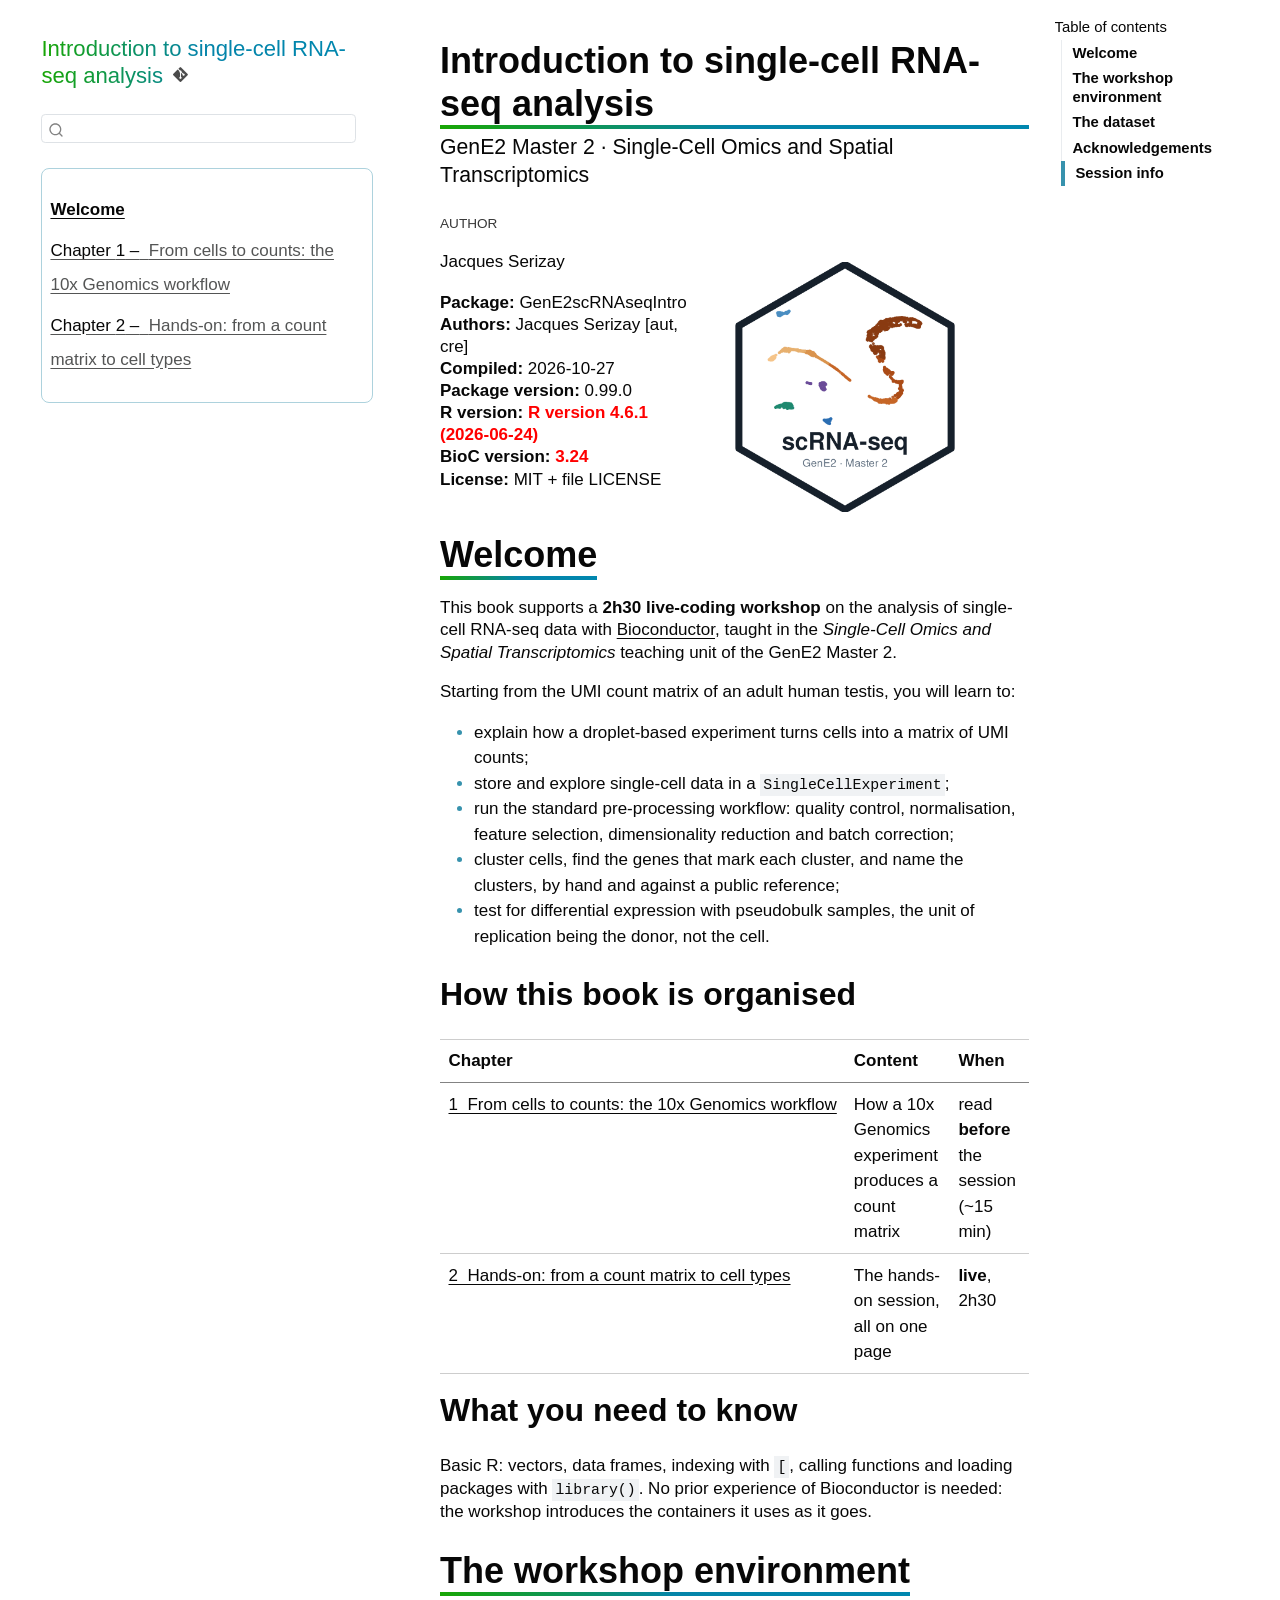
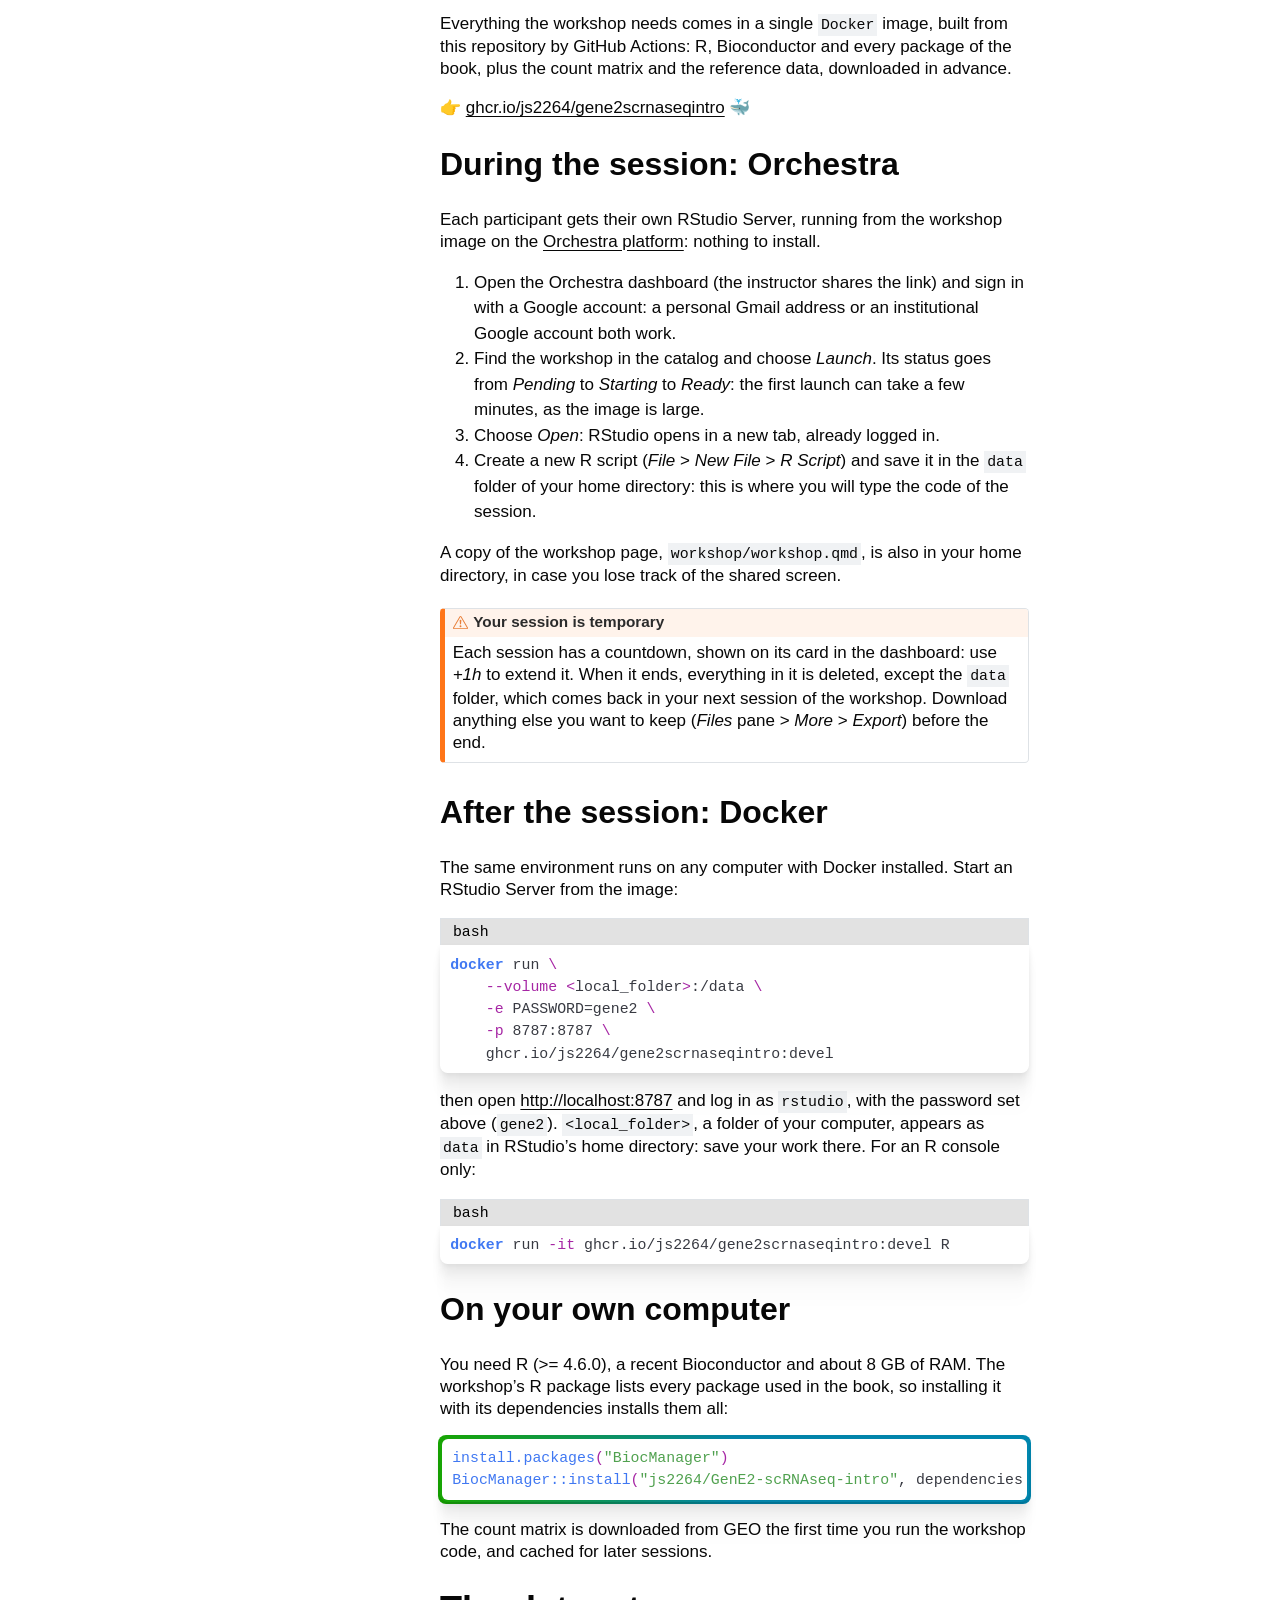
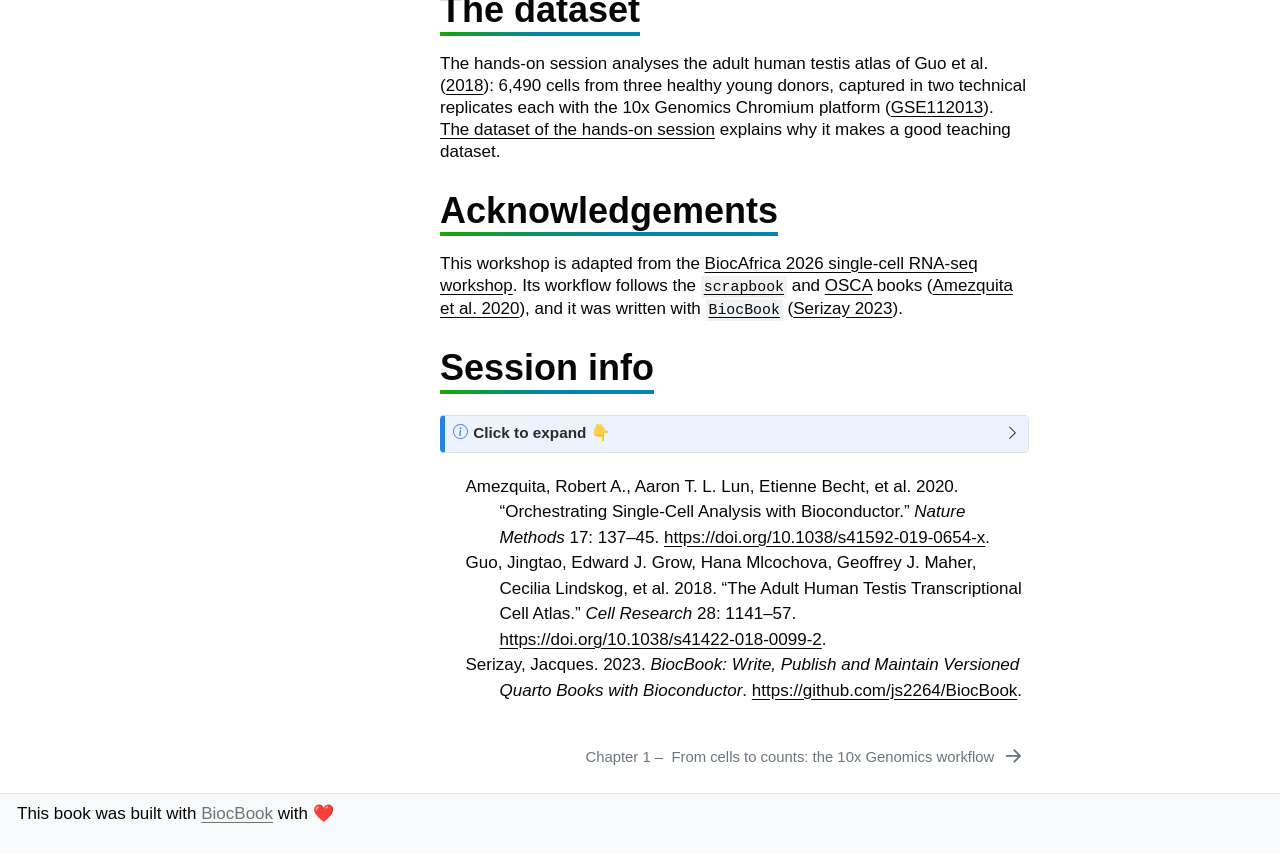
<file: docs/devel/index.html>
<!DOCTYPE html>
<html xmlns="http://www.w3.org/1999/xhtml" lang="en" xml:lang="en"><head>
<meta http-equiv="Content-Type" content="text/html; charset=UTF-8">
<meta charset="utf-8">
<meta name="generator" content="quarto-1.11.5">
<meta name="viewport" content="width=device-width, initial-scale=1.0, user-scalable=yes">
<meta name="author" content="Jacques Serizay">
<title>Introduction to single-cell RNA-seq analysis</title>
<style>
/* Default styles provided by pandoc.
** See https://pandoc.org/MANUAL.html#variables-for-html for config info.
*/
span.smallcaps{font-variant: small-caps;}
div.columns{display: flex; gap: 1.5em;}
div.column{flex: auto;}
@media screen {
div.columns{gap: min(4vw, 1.5em);}
div.column{overflow-x: auto;}
}
div.hanging-indent{margin-left: 1.5em; text-indent: -1.5em;}
ul.task-list{list-style: none;}
ul.task-list li input[type="checkbox"] {
  width: 0.8em;
  margin: 0 0.8em 0.2em -1em; /* quarto-specific, see https://github.com/quarto-dev/quarto-cli/issues/4556 */ 
  vertical-align: middle;
}
/* CSS for syntax highlighting */
html { -webkit-text-size-adjust: 100%; }
pre > code.sourceCode { white-space: pre; position: relative; }
pre > code.sourceCode > span { display: inline-block; line-height: 1.25; }
pre > code.sourceCode > span:empty { height: 1.2em; }
.sourceCode { overflow: visible; }
code.sourceCode > span { color: inherit; text-decoration: inherit; }
div.sourceCode { margin: 1em 0; }
pre.sourceCode { margin: 0; }
@media screen {
div.sourceCode { overflow: auto; }
}
@media print {
pre > code.sourceCode { white-space: pre-wrap; }
pre > code.sourceCode > span { text-indent: -5em; padding-left: 5em; }
}
pre.numberSource code
  { counter-reset: source-line 0; }
pre.numberSource code > span
  { position: relative; left: -4em; counter-increment: source-line; }
pre.numberSource code > span > a:first-child::before
  { content: counter(source-line);
    position: relative; left: -1em; text-align: right; vertical-align: baseline;
    border: none; display: inline-block;
    -webkit-touch-callout: none; -webkit-user-select: none;
    -khtml-user-select: none; -moz-user-select: none;
    -ms-user-select: none; user-select: none;
    padding: 0 4px; width: 4em;
  }
pre.numberSource { margin-left: 3em;  padding-left: 4px; }
div.sourceCode
  {   }
@media screen {
pre > code.sourceCode > span > a:first-child::before { text-decoration: underline; }
}
/* CSS for citations */
div.csl-bib-body { }
div.csl-entry {
  clear: both;
}
.hanging-indent div.csl-entry {
  margin-left:2em;
  text-indent:-2em;
}
div.csl-left-margin {
  min-width:2em;
  float:left;
}
div.csl-right-inline {
  margin-left:2em;
  padding-left:1em;
}
div.csl-indent {
  margin-left: 2em;
}</style>

<script src="site_libs/quarto-nav/quarto-nav.js"></script>
<script src="site_libs/quarto-nav/headroom.min.js"></script>
<script src="site_libs/clipboard/clipboard.min.js"></script>
<script src="site_libs/quarto-search/autocomplete.umd.js"></script>
<script src="site_libs/quarto-search/fuse.min.js"></script>
<script src="site_libs/quarto-search/quarto-search.js"></script>
<meta name="quarto:offset" content="./">
<link href="./pages/from-cells-to-counts.html" rel="next">
<link href="./assets/favicon.png" rel="icon" type="image/png">
<script src="site_libs/quarto-html/quarto.js" type="module"></script>
<script src="site_libs/quarto-html/tabsets/tabsets.js" type="module"></script>
<script src="site_libs/quarto-html/popper.min.js"></script>
<script src="site_libs/quarto-html/tippy.umd.min.js"></script>
<script src="site_libs/quarto-html/anchor.min.js"></script>
<link href="site_libs/quarto-html/tippy.css" rel="stylesheet">
<link href="site_libs/quarto-html/quarto-syntax-highlighting-5f883865545033bfab6feb3d329ab180.css" rel="stylesheet" id="quarto-text-highlighting-styles">
<script src="site_libs/bootstrap/bootstrap.min.js"></script>
<link href="site_libs/bootstrap/bootstrap-icons.css" rel="stylesheet">
<link href="site_libs/bootstrap/bootstrap-e256e1c2045af1c6a2369b0244e0ffcc.min.css" rel="stylesheet" append-hash="true" id="quarto-bootstrap" data-mode="light"><script id="quarto-search-options" type="application/json">{
  "location": "sidebar",
  "copy-button": false,
  "collapse-after": 3,
  "panel-placement": "start",
  "type": "textbox",
  "limit": 50,
  "keyboard-shortcut": [
    "f",
    "/",
    "s"
  ],
  "show-item-context": false,
  "language": {
    "search-no-results-text": "No results",
    "search-matching-documents-text": "matching documents",
    "search-copy-link-title": "Copy link to search",
    "search-hide-matches-text": "Hide additional matches",
    "search-more-match-text": "more match in this document",
    "search-more-matches-text": "more matches in this document",
    "search-clear-button-title": "Clear",
    "search-text-placeholder": "",
    "search-detached-cancel-button-title": "Cancel",
    "search-submit-button-title": "Submit",
    "search-label": "Search"
  }
}</script>
</head>
<body class="nav-sidebar docked quarto-light"><a id="quarto-skip-link" class="visually-hidden-focusable" href="#quarto-document-content">Skip to main content</a>

<div id="quarto-search-results"></div>
  <header id="quarto-header" class="headroom fixed-top"><nav class="quarto-secondary-nav" aria-label="Toolbar"><div class="container-fluid d-flex">
      <button type="button" class="quarto-btn-toggle btn" data-bs-toggle="collapse" role="button" data-bs-target=".quarto-sidebar-collapse-item" aria-controls="quarto-sidebar" aria-expanded="false" aria-label="Toggle sidebar navigation" onclick="if (window.quartoToggleHeadroom) { window.quartoToggleHeadroom(); }">
        <i class="bi bi-layout-text-sidebar-reverse"></i>
      </button>
        <nav class="quarto-page-breadcrumbs" aria-label="Breadcrumbs"><ol class="breadcrumb"><li class="breadcrumb-item"><a href="./index.html">Welcome</a></li></ol></nav>
        <a class="flex-grow-1" data-bs-toggle="collapse" data-bs-target=".quarto-sidebar-collapse-item" onclick="if (window.quartoToggleHeadroom) { window.quartoToggleHeadroom(); }">      
        </a>
      <button type="button" class="btn quarto-search-button" aria-label="Search" onclick="window.quartoOpenSearch();">
        <i class="bi bi-search"></i>
      </button>
    </div>
  </nav></header><!-- content --><div id="quarto-content" class="quarto-container page-columns page-rows-contents page-layout-article">
<!-- sidebar -->
  <nav id="quarto-sidebar" class="sidebar collapse collapse-horizontal quarto-sidebar-collapse-item sidebar-navigation docked overflow-auto" aria-label="Site"><div class="pt-lg-2 mt-2 text-left sidebar-header">
    <div class="sidebar-title mb-0 py-0">
      <a href="./">Introduction to single-cell RNA-seq analysis</a> 
        <div class="sidebar-tools-main">
    <div class="dropdown">
      <a href="" title="" id="quarto-navigation-tool-dropdown-0" class="quarto-navigation-tool dropdown-toggle px-1" data-bs-toggle="dropdown" aria-expanded="false" role="link" aria-label=""><i class="bi bi-git"></i></a>
      <ul class="dropdown-menu" aria-labelledby="quarto-navigation-tool-dropdown-0">
<li>
            <a class="dropdown-item sidebar-tools-main-item" href="https://github.com/js2264/GenE2-scRNAseq-intro/">
            Source Code
            </a>
          </li>
          <li>
            <a class="dropdown-item sidebar-tools-main-item" href="https://js2264.github.io/GenE2-scRNAseq-intro/devel/">
            Browse version `devel`
            </a>
          </li>
      </ul>
</div>
</div>
    </div>
      </div>
        <div class="mt-2 flex-shrink-0 align-items-center">
        <div class="sidebar-search">
        <div id="quarto-search" class="" title="Search"></div>
        </div>
        </div>
    <div class="sidebar-menu-container"> 
    <ul class="list-unstyled mt-1">
<li class="sidebar-item">
  <div class="sidebar-item-container"> 
  <a href="./index.html" class="sidebar-item-text sidebar-link active">
 <span class="menu-text">Welcome</span></a>
  </div>
</li>
        <li class="sidebar-item">
  <div class="sidebar-item-container"> 
  <a href="./pages/from-cells-to-counts.html" class="sidebar-item-text sidebar-link">
 <span class="menu-text"><span class="chapter-number">1</span>&nbsp; <span class="chapter-title">From cells to counts: the 10x Genomics workflow</span></span></a>
  </div>
</li>
        <li class="sidebar-item">
  <div class="sidebar-item-container"> 
  <a href="./pages/workshop.html" class="sidebar-item-text sidebar-link">
 <span class="menu-text"><span class="chapter-number">2</span>&nbsp; <span class="chapter-title">Hands-on: from a count matrix to cell types</span></span></a>
  </div>
</li>
    </ul>
</div>
</nav><div id="quarto-sidebar-glass" class="quarto-sidebar-collapse-item" data-bs-toggle="collapse" data-bs-target=".quarto-sidebar-collapse-item"></div>
<!-- margin-sidebar -->
    <div id="quarto-margin-sidebar" class="sidebar margin-sidebar">
        <nav id="TOC" role="doc-toc" aria-labelledby="toc-title" class="toc-active"><h2 id="toc-title">Table of contents</h2>
   
  <ul>
<li>
<a href="#welcome" id="toc-welcome" class="nav-link active" data-scroll-target="#welcome">Welcome</a>
  <ul class="collapse">
<li><a href="#how-this-book-is-organised" id="toc-how-this-book-is-organised" class="nav-link" data-scroll-target="#how-this-book-is-organised">How this book is organised</a></li>
  <li><a href="#what-you-need-to-know" id="toc-what-you-need-to-know" class="nav-link" data-scroll-target="#what-you-need-to-know">What you need to know</a></li>
  </ul>
</li>
  <li>
<a href="#the-workshop-environment" id="toc-the-workshop-environment" class="nav-link" data-scroll-target="#the-workshop-environment">The workshop environment</a>
  <ul class="collapse">
<li><a href="#during-the-session-orchestra" id="toc-during-the-session-orchestra" class="nav-link" data-scroll-target="#during-the-session-orchestra">During the session: Orchestra</a></li>
  <li><a href="#after-the-session-docker" id="toc-after-the-session-docker" class="nav-link" data-scroll-target="#after-the-session-docker">After the session: Docker</a></li>
  <li><a href="#on-your-own-computer" id="toc-on-your-own-computer" class="nav-link" data-scroll-target="#on-your-own-computer">On your own computer</a></li>
  </ul>
</li>
  <li><a href="#the-dataset" id="toc-the-dataset" class="nav-link" data-scroll-target="#the-dataset">The dataset</a></li>
  <li><a href="#acknowledgements" id="toc-acknowledgements" class="nav-link" data-scroll-target="#acknowledgements">Acknowledgements</a></li>
  <li><a href="#session-info" id="toc-session-info" class="nav-link" data-scroll-target="#session-info">Session info</a></li>
  </ul></nav>
    </div>
<!-- main -->
<main class="content" id="quarto-document-content" tabindex="-1"><header id="title-block-header" class="quarto-title-block default"><div class="quarto-title">
<h1 class="title">Introduction to single-cell RNA-seq analysis</h1>
<p class="subtitle lead">GenE2 Master 2 · Single-Cell Omics and Spatial Transcriptomics</p>
</div>



<div class="quarto-title-meta">

    <div>
    <div class="quarto-title-meta-heading">Author</div>
    <div class="quarto-title-meta-contents">
             <p>Jacques Serizay </p>
          </div>
  </div>
    
  
    
  </div>
  


</header><p><img src="assets/cover.png" title="Introduction to single-cell RNA-seq analysis" class="quarto-cover-image nolightbox img-fluid"></p>
<p><strong>Package:</strong> GenE2scRNAseqIntro<br><strong>Authors:</strong> Jacques Serizay [aut, cre]<br><strong>Compiled:</strong> 2026-10-27<br><strong>Package version:</strong> 0.99.0<br><strong>R version:</strong> <b style="color:red;">R version 4.6.1 (2026-06-24)</b><br><strong>BioC version:</strong> <b style="color:red;">3.24</b><br><strong>License:</strong> MIT + file LICENSE<br></p>
<section id="welcome" class="level1 unnumbered"><h1 class="unnumbered">Welcome</h1>
<p>This book supports a <strong>2h30 live-coding workshop</strong> on the analysis of single-cell RNA-seq data with <a href="https://bioconductor.org">Bioconductor</a>, taught in the <em>Single-Cell Omics and Spatial Transcriptomics</em> teaching unit of the GenE2 Master 2.</p>
<p>Starting from the UMI count matrix of an adult human testis, you will learn to:</p>
<ul>
<li>explain how a droplet-based experiment turns cells into a matrix of UMI counts;</li>
<li>store and explore single-cell data in a <code>SingleCellExperiment</code>;</li>
<li>run the standard pre-processing workflow: quality control, normalisation, feature selection, dimensionality reduction and batch correction;</li>
<li>cluster cells, find the genes that mark each cluster, and name the clusters, by hand and against a public reference;</li>
<li>test for differential expression with pseudobulk samples, the unit of replication being the donor, not the cell.</li>
</ul>
<section id="how-this-book-is-organised" class="level2 unnumbered"><h2 class="unnumbered anchored" data-anchor-id="how-this-book-is-organised">How this book is organised</h2>
<table class="caption-top table">
<colgroup>
<col style="width: 33%">
<col style="width: 33%">
<col style="width: 33%">
</colgroup>
<thead><tr class="header">
<th>Chapter</th>
<th>Content</th>
<th>When</th>
</tr></thead>
<tbody>
<tr class="odd">
<td><a href="pages/from-cells-to-counts.html" class="quarto-xref"><span>1&nbsp; From cells to counts: the 10x Genomics workflow</span></a></td>
<td>How a 10x Genomics experiment produces a count matrix</td>
<td>read <strong>before</strong> the session (~15 min)</td>
</tr>
<tr class="even">
<td><a href="pages/workshop.html" class="quarto-xref"><span>2&nbsp; Hands-on: from a count matrix to cell types</span></a></td>
<td>The hands-on session, all on one page</td>
<td>
<strong>live</strong>, 2h30</td>
</tr>
</tbody>
</table></section><section id="what-you-need-to-know" class="level2 unnumbered"><h2 class="unnumbered anchored" data-anchor-id="what-you-need-to-know">What you need to know</h2>
<p>Basic R: vectors, data frames, indexing with <code>[</code>, calling functions and loading packages with <code><a href="https://rdrr.io/r/base/library.html">library()</a></code>. No prior experience of Bioconductor is needed: the workshop introduces the containers it uses as it goes.</p>
</section></section><section id="the-workshop-environment" class="level1 unnumbered"><h1 class="unnumbered">The workshop environment</h1>
<p>Everything the workshop needs comes in a single <code>Docker</code> image, built from this repository by GitHub Actions: R, Bioconductor and every package of the book, plus the count matrix and the reference data, downloaded in advance.</p>
<p>👉 <a href="https://github.com/js2264/GenE2-scRNAseq-intro/pkgs/container/gene2scrnaseqintro">ghcr.io/js2264/gene2scrnaseqintro</a> 🐳</p>
<section id="during-the-session-orchestra" class="level2 unnumbered"><h2 class="unnumbered anchored" data-anchor-id="during-the-session-orchestra">During the session: Orchestra</h2>
<p>Each participant gets their own RStudio Server, running from the workshop image on the <a href="https://orchestraplatform.org">Orchestra platform</a>: nothing to install.</p>
<ol type="1">
<li>Open the Orchestra dashboard (the instructor shares the link) and sign in with a Google account: a personal Gmail address or an institutional Google account both work.</li>
<li>Find the workshop in the catalog and choose <em>Launch</em>. Its status goes from <em>Pending</em> to <em>Starting</em> to <em>Ready</em>: the first launch can take a few minutes, as the image is large.</li>
<li>Choose <em>Open</em>: RStudio opens in a new tab, already logged in.</li>
<li>Create a new R script (<em>File</em> &gt; <em>New File</em> &gt; <em>R Script</em>) and save it in the <code>data</code> folder of your home directory: this is where you will type the code of the session.</li>
</ol>
<p>A copy of the workshop page, <code>workshop/workshop.qmd</code>, is also in your home directory, in case you lose track of the shared screen.</p>
<div class="callout callout-style-default callout-warning callout-titled">
<div class="callout-header d-flex align-content-center">
<div class="callout-icon-container">
<i class="callout-icon"></i>
</div>
<div class="callout-title-container flex-fill">
<span class="screen-reader-only">Warning</span>Your session is temporary
</div>
</div>
<div class="callout-body-container callout-body">
<p>Each session has a countdown, shown on its card in the dashboard: use <em>+1h</em> to extend it. When it ends, everything in it is deleted, except the <code>data</code> folder, which comes back in your next session of the workshop. Download anything else you want to keep (<em>Files</em> pane &gt; <em>More</em> &gt; <em>Export</em>) before the end.</p>
</div>
</div>
</section><section id="after-the-session-docker" class="level2 unnumbered"><h2 class="unnumbered anchored" data-anchor-id="after-the-session-docker">After the session: Docker</h2>
<p>The same environment runs on any computer with Docker installed. Start an RStudio Server from the image:</p>
<div class="cell" data-layout-align="center">
<div class="code-with-filename">
<div class="code-with-filename-file">
<pre><strong>bash</strong></pre>
</div>
<div class="code-copy-outer-scaffold"><div class="sourceCode cell-code" id="cb1"><pre class="sourceCode sh code-with-copy"><code class="sourceCode bash"><span id="cb1-1"><a href="#cb1-1" aria-hidden="true" tabindex="-1"></a><span class="ex">docker</span> run <span class="dt">\</span></span>
<span id="cb1-2"><a href="#cb1-2" aria-hidden="true" tabindex="-1"></a>    <span class="at">--volume</span> <span class="op">&lt;</span>local_folder<span class="op">&gt;</span>:/data <span class="dt">\</span></span>
<span id="cb1-3"><a href="#cb1-3" aria-hidden="true" tabindex="-1"></a>    <span class="at">-e</span> PASSWORD=gene2 <span class="dt">\</span></span>
<span id="cb1-4"><a href="#cb1-4" aria-hidden="true" tabindex="-1"></a>    <span class="at">-p</span> 8787:8787 <span class="dt">\</span></span>
<span id="cb1-5"><a href="#cb1-5" aria-hidden="true" tabindex="-1"></a>    ghcr.io/js2264/gene2scrnaseqintro:devel</span></code></pre></div><button title="Copy to Clipboard" class="code-copy-button"><i class="bi"></i></button></div>
</div>
</div>
<p>then open <a href="http://localhost:8787">http://localhost:8787</a> and log in as <code>rstudio</code>, with the password set above (<code>gene2</code>). <code>&lt;local_folder&gt;</code>, a folder of your computer, appears as <code>data</code> in RStudio’s home directory: save your work there. For an R console only:</p>
<div class="cell" data-layout-align="center">
<div class="code-with-filename">
<div class="code-with-filename-file">
<pre><strong>bash</strong></pre>
</div>
<div class="code-copy-outer-scaffold"><div class="sourceCode cell-code" id="cb2"><pre class="sourceCode sh code-with-copy"><code class="sourceCode bash"><span id="cb2-1"><a href="#cb2-1" aria-hidden="true" tabindex="-1"></a><span class="ex">docker</span> run <span class="at">-it</span> ghcr.io/js2264/gene2scrnaseqintro:devel R</span></code></pre></div><button title="Copy to Clipboard" class="code-copy-button"><i class="bi"></i></button></div>
</div>
</div>
</section><section id="on-your-own-computer" class="level2 unnumbered"><h2 class="unnumbered anchored" data-anchor-id="on-your-own-computer">On your own computer</h2>
<p>You need R (&gt;= 4.6.0), a recent Bioconductor and about 8 GB of RAM. The workshop’s R package lists every package used in the book, so installing it with its dependencies installs them all:</p>
<div class="cell" data-layout-align="center">
<div class="code-copy-outer-scaffold"><div class="sourceCode" id="cb3"><pre class="downlit sourceCode r code-with-copy"><code class="sourceCode R"><span><span class="fu"><a href="https://rdrr.io/r/utils/install.packages.html">install.packages</a></span><span class="op">(</span><span class="st">"BiocManager"</span><span class="op">)</span></span>
<span><span class="fu">BiocManager</span><span class="fu">::</span><span class="fu"><a href="https://bioconductor.github.io/BiocManager/reference/install.html">install</a></span><span class="op">(</span><span class="st">"js2264/GenE2-scRNAseq-intro"</span>, dependencies <span class="op">=</span> <span class="cn">TRUE</span><span class="op">)</span></span></code></pre></div><button title="Copy to Clipboard" class="code-copy-button"><i class="bi"></i></button></div>
</div>
<p>The count matrix is downloaded from GEO the first time you run the workshop code, and cached for later sessions.</p>
</section></section><section id="the-dataset" class="level1 unnumbered"><h1 class="unnumbered">The dataset</h1>
<p>The hands-on session analyses the adult human testis atlas of <span class="citation" data-cites="guo2018"><span class="nocase">Guo et al.</span> (<a href="#ref-guo2018" role="doc-biblioref">2018</a>)</span>: 6,490 cells from three healthy young donors, captured in two technical replicates each with the 10x Genomics Chromium platform (<a href="https://www.ncbi.nlm.nih.gov/geo/query/acc.cgi?acc=GSE112013">GSE112013</a>). <a href="pages/from-cells-to-counts.html#sec-dataset" class="quarto-xref"><span>The dataset of the hands-on session</span></a> explains why it makes a good teaching dataset.</p>
</section><section id="acknowledgements" class="level1 unnumbered"><h1 class="unnumbered">Acknowledgements</h1>
<p>This workshop is adapted from the <a href="https://js2264.github.io/BiocAfrica_scRNAseq2026/">BiocAfrica 2026 single-cell RNA-seq workshop</a>. Its workflow follows the <a href="https://bioconductor.org/books/release/scrapbook/"><code>scrapbook</code></a> and <a href="https://bioconductor.org/books/release/OSCA/">OSCA</a> books <span class="citation" data-cites="amezquita2020">(<a href="#ref-amezquita2020" role="doc-biblioref"><span class="nocase">Amezquita et al.</span> 2020</a>)</span>, and it was written with <a href="https://github.com/js2264/BiocBook"><code>BiocBook</code></a> <span class="citation" data-cites="serizay2023">(<a href="#ref-serizay2023" role="doc-biblioref">Serizay 2023</a>)</span>.</p>
</section><section id="session-info" class="level1 unnumbered"><h1 class="unnumbered">Session info</h1>
<div class="callout callout-style-default callout-note callout-titled">
<div class="callout-header d-flex align-content-center collapsed" data-bs-toggle="collapse" data-bs-target=".callout-2-contents" aria-controls="callout-2" aria-expanded="false" aria-label="Toggle callout">
<div class="callout-icon-container">
<i class="callout-icon"></i>
</div>
<div class="callout-title-container flex-fill">
<span class="screen-reader-only">Note</span>Click to expand 👇
</div>
<div class="callout-btn-toggle d-inline-block border-0 py-1 ps-1 pe-0 float-end"><i class="callout-toggle"></i></div>
</div>
<div id="callout-2" class="callout-2-contents callout-collapse collapse">
<div class="callout-body-container callout-body">
<div class="cell" data-layout-align="center">
<div class="code-copy-outer-scaffold"><div class="sourceCode" id="cb4"><pre class="downlit sourceCode r code-with-copy"><code class="sourceCode R"><span><span class="fu">sessioninfo</span><span class="fu">::</span><span class="fu"><a href="https://sessioninfo.r-lib.org/reference/session_info.html">session_info</a></span><span class="op">(</span></span>
<span>    <span class="fu"><a href="https://rdrr.io/r/utils/installed.packages.html">installed.packages</a></span><span class="op">(</span><span class="op">)</span><span class="op">[</span>,<span class="st">"Package"</span><span class="op">]</span>,</span>
<span>    include_base <span class="op">=</span> <span class="cn">TRUE</span></span>
<span><span class="op">)</span></span>
<span><span class="co">##  ─ Session info ────────────────────────────────────────────────────────────</span></span>
<span><span class="co">##   setting  value</span></span>
<span><span class="co">##   version  R version 4.6.1 (2026-06-24)</span></span>
<span><span class="co">##   os       Ubuntu 24.04.5 LTS</span></span>
<span><span class="co">##   system   x86_64, linux-gnu</span></span>
<span><span class="co">##   ui       X11</span></span>
<span><span class="co">##   language (EN)</span></span>
<span><span class="co">##   collate  C</span></span>
<span><span class="co">##   ctype    en_US.UTF-8</span></span>
<span><span class="co">##   tz       Etc/UTC</span></span>
<span><span class="co">##   date     2026-10-27</span></span>
<span><span class="co">##   pandoc   3.12.1 @ /usr/bin/ (via rmarkdown)</span></span>
<span><span class="co">##   quarto   1.11.5 @ /usr/local/bin/quarto</span></span>
<span><span class="co">##  </span></span>
<span><span class="co">##  ─ Packages ────────────────────────────────────────────────────────────────</span></span>
<span><span class="co">##   package              * version   date (UTC) lib source</span></span>
<span><span class="co">##   abind                  1.4-8     2024-09-12 [2] RSPM (R 4.6.0)</span></span>
<span><span class="co">##   alabaster.base         1.13.4    2026-09-06 [2] Bioconductor 3.24 (R 4.6.1)</span></span>
<span><span class="co">##   alabaster.matrix       1.13.4    2026-09-23 [2] Bioconductor 3.24 (R 4.6.1)</span></span>
<span><span class="co">##   alabaster.ranges       1.13.1    2026-09-06 [2] Bioconductor 3.24 (R 4.6.1)</span></span>
<span><span class="co">##   alabaster.schemas      1.13.0    2026-04-28 [2] Bioconductor 3.24 (R 4.6.1)</span></span>
<span><span class="co">##   alabaster.se           1.13.1    2026-09-06 [2] Bioconductor 3.24 (R 4.6.1)</span></span>
<span><span class="co">##   AnnotationDbi          1.75.2    2026-07-21 [2] Bioconductor 3.24 (R 4.6.1)</span></span>
<span><span class="co">##   AnnotationHub          4.3.3     2026-10-23 [2] Bioconductor 3.24 (R 4.6.1)</span></span>
<span><span class="co">##   askpass                1.2.1     2024-10-04 [2] RSPM (R 4.6.0)</span></span>
<span><span class="co">##   assorthead             1.7.11    2026-10-08 [2] Bioconductor 3.24 (R 4.6.1)</span></span>
<span><span class="co">##   base                 * 4.6.1     2026-10-15 [3] local</span></span>
<span><span class="co">##   base64enc              0.1-6     2026-02-02 [2] RSPM (R 4.6.0)</span></span>
<span><span class="co">##   beachmat               2.29.3    2026-09-23 [2] Bioconductor 3.24 (R 4.6.1)</span></span>
<span><span class="co">##   beeswarm               0.4.0     2021-06-01 [2] RSPM (R 4.6.0)</span></span>
<span><span class="co">##   BH                     1.90.0-1  2025-12-14 [2] RSPM (R 4.6.0)</span></span>
<span><span class="co">##   Biobase                2.73.2    2026-07-29 [2] Bioconductor 3.24 (R 4.6.1)</span></span>
<span><span class="co">##   BiocBaseUtils          1.15.1    2026-05-10 [2] Bioconductor 3.24 (R 4.6.1)</span></span>
<span><span class="co">##   BiocBook               1.11.4    2026-10-05 [2] Bioconductor 3.24 (R 4.6.1)</span></span>
<span><span class="co">##   BiocFileCache          3.3.0     2026-04-28 [2] Bioconductor 3.24 (R 4.6.1)</span></span>
<span><span class="co">##   BiocGenerics           0.59.12   2026-08-11 [2] Bioconductor 3.24 (R 4.6.1)</span></span>
<span><span class="co">##   biocmake               1.5.1     2026-08-21 [2] Bioconductor 3.24 (R 4.6.1)</span></span>
<span><span class="co">##   BiocManager            1.30.27   2025-11-14 [2] CRAN (R 4.6.1)</span></span>
<span><span class="co">##   BiocNeighbors          2.7.3     2026-08-21 [2] Bioconductor 3.24 (R 4.6.1)</span></span>
<span><span class="co">##   BiocParallel           1.47.0    2026-04-28 [2] Bioconductor 3.24 (R 4.6.1)</span></span>
<span><span class="co">##   BiocSingular           1.29.2    2026-10-08 [2] Bioconductor 3.24 (R 4.6.1)</span></span>
<span><span class="co">##   BiocStyle              2.41.0    2026-04-28 [2] Bioconductor 3.24 (R 4.6.1)</span></span>
<span><span class="co">##   BiocVersion            3.24.0    2026-04-28 [2] Bioconductor 3.24 (R 4.6.1)</span></span>
<span><span class="co">##   Biostrings             2.81.9    2026-09-06 [2] Bioconductor 3.24 (R 4.6.1)</span></span>
<span><span class="co">##   bit                    4.6.0     2025-03-06 [2] RSPM (R 4.6.0)</span></span>
<span><span class="co">##   bit64                  4.8.6     2026-09-01 [2] RSPM (R 4.6.0)</span></span>
<span><span class="co">##   blob                   1.3.0     2026-01-14 [2] RSPM (R 4.6.0)</span></span>
<span><span class="co">##   bookdown               0.48      2026-08-28 [2] RSPM (R 4.6.0)</span></span>
<span><span class="co">##   boot                   1.3-32    2025-08-29 [3] CRAN (R 4.6.1)</span></span>
<span><span class="co">##   brew                   1.0-10    2023-12-16 [2] RSPM (R 4.6.0)</span></span>
<span><span class="co">##   brio                   1.1.5     2024-04-24 [2] RSPM (R 4.6.0)</span></span>
<span><span class="co">##   bslib                  0.12.0    2026-08-04 [2] RSPM (R 4.6.0)</span></span>
<span><span class="co">##   cachem                 1.1.0     2024-05-16 [2] RSPM (R 4.6.0)</span></span>
<span><span class="co">##   callr                  3.8.0     2026-06-05 [2] RSPM (R 4.6.0)</span></span>
<span><span class="co">##   celldex                1.23.0    2026-04-30 [2] Bioconductor 3.24 (R 4.6.1)</span></span>
<span><span class="co">##   class                  7.3-24    2026-08-03 [2] RSPM (R 4.6.1)</span></span>
<span><span class="co">##   cli                    3.6.6     2026-04-09 [2] RSPM (R 4.6.0)</span></span>
<span><span class="co">##   clipr                  0.8.1     2026-05-25 [2] RSPM (R 4.6.0)</span></span>
<span><span class="co">##   cluster                2.1.8.3   2026-07-30 [2] RSPM (R 4.6.1)</span></span>
<span><span class="co">##   codetools              0.2-20    2024-03-31 [3] CRAN (R 4.6.1)</span></span>
<span><span class="co">##   commonmark             2.0.0     2025-07-07 [2] RSPM (R 4.6.0)</span></span>
<span><span class="co">##   compiler               4.6.1     2026-10-15 [3] local</span></span>
<span><span class="co">##   cpp11                  0.5.5     2026-05-06 [2] RSPM (R 4.6.0)</span></span>
<span><span class="co">##   crayon                 1.5.3     2024-06-20 [2] RSPM (R 4.6.0)</span></span>
<span><span class="co">##   credentials            2.0.3     2025-09-12 [2] RSPM (R 4.6.0)</span></span>
<span><span class="co">##   curl                   8.1.0     2026-10-14 [2] RSPM (R 4.6.0)</span></span>
<span><span class="co">##   datasets             * 4.6.1     2026-10-15 [3] local</span></span>
<span><span class="co">##   DBI                    1.3.0     2026-02-25 [2] RSPM (R 4.6.0)</span></span>
<span><span class="co">##   dbplyr                 2.6.0     2026-06-17 [2] RSPM (R 4.6.0)</span></span>
<span><span class="co">##   DelayedArray           0.39.8    2026-09-30 [2] Bioconductor 3.24 (R 4.6.1)</span></span>
<span><span class="co">##   DelayedMatrixStats     1.35.0    2026-04-28 [2] Bioconductor 3.24 (R 4.6.1)</span></span>
<span><span class="co">##   desc                   1.4.3     2023-12-10 [2] RSPM (R 4.6.0)</span></span>
<span><span class="co">##   DESeq2                 1.53.6    2026-10-02 [2] Bioconductor 3.24 (R 4.6.1)</span></span>
<span><span class="co">##   devtools               2.5.2     2026-04-30 [2] RSPM (R 4.6.0)</span></span>
<span><span class="co">##   diffobj                0.3.9     2026-09-11 [2] RSPM (R 4.6.0)</span></span>
<span><span class="co">##   digest                 0.6.39    2025-11-19 [2] RSPM (R 4.6.0)</span></span>
<span><span class="co">##   dir.expiry             1.21.0    2026-04-28 [2] Bioconductor 3.24 (R 4.6.1)</span></span>
<span><span class="co">##   docopt                 0.7.2     2025-03-25 [2] RSPM (R 4.6.1)</span></span>
<span><span class="co">##   downlit                0.4.5     2025-11-14 [2] RSPM (R 4.6.0)</span></span>
<span><span class="co">##   dplyr                  1.2.1     2026-04-03 [2] RSPM (R 4.6.0)</span></span>
<span><span class="co">##   dqrng                  0.4.1     2024-05-28 [2] RSPM (R 4.6.0)</span></span>
<span><span class="co">##   ellipsis               0.3.3     2026-04-04 [2] RSPM (R 4.6.0)</span></span>
<span><span class="co">##   evaluate               1.0.5     2025-08-27 [2] RSPM (R 4.6.0)</span></span>
<span><span class="co">##   ExperimentHub          3.3.2     2026-08-12 [2] Bioconductor 3.24 (R 4.6.1)</span></span>
<span><span class="co">##   fansi                  1.0.7     2025-11-19 [2] RSPM (R 4.6.0)</span></span>
<span><span class="co">##   farver                 2.1.2     2024-05-13 [2] RSPM (R 4.6.0)</span></span>
<span><span class="co">##   fastmap                1.2.0     2024-05-15 [2] RSPM (R 4.6.0)</span></span>
<span><span class="co">##   filelock               1.0.3     2023-12-11 [2] RSPM (R 4.6.0)</span></span>
<span><span class="co">##   FNN                    1.1.4.1   2024-09-22 [2] RSPM (R 4.6.0)</span></span>
<span><span class="co">##   fontawesome            0.5.3     2024-11-16 [2] RSPM (R 4.6.0)</span></span>
<span><span class="co">##   foreign                0.8-92    2026-10-17 [2] RSPM (R 4.6.1)</span></span>
<span><span class="co">##   formatR                1.14      2023-01-17 [2] RSPM (R 4.6.0)</span></span>
<span><span class="co">##   fs                     2.1.0     2026-04-18 [2] RSPM (R 4.6.0)</span></span>
<span><span class="co">##   futile.logger          1.4.9     2025-12-29 [2] RSPM (R 4.6.0)</span></span>
<span><span class="co">##   futile.options         1.0.1     2018-04-20 [2] RSPM (R 4.6.0)</span></span>
<span><span class="co">##   GenE2scRNAseqIntro     0.99.0    2026-10-27 [1] local</span></span>
<span><span class="co">##   generics               0.1.4     2025-05-09 [2] RSPM (R 4.6.0)</span></span>
<span><span class="co">##   GenomicRanges          1.65.4    2026-09-02 [2] Bioconductor 3.24 (R 4.6.1)</span></span>
<span><span class="co">##   gert                   2.5.0     2026-10-14 [2] RSPM (R 4.6.0)</span></span>
<span><span class="co">##   ggbeeswarm             0.7.3     2025-11-29 [2] RSPM (R 4.6.0)</span></span>
<span><span class="co">##   ggplot2                4.0.3     2026-04-22 [2] RSPM (R 4.6.0)</span></span>
<span><span class="co">##   ggrepel                0.9.8     2026-03-17 [2] RSPM (R 4.6.0)</span></span>
<span><span class="co">##   gh                     1.6.1     2026-07-20 [2] RSPM (R 4.6.0)</span></span>
<span><span class="co">##   gitcreds               0.1.2     2022-09-08 [2] RSPM (R 4.6.0)</span></span>
<span><span class="co">##   glue                   1.8.1     2026-04-17 [2] RSPM (R 4.6.0)</span></span>
<span><span class="co">##   graphics             * 4.6.1     2026-10-15 [3] local</span></span>
<span><span class="co">##   grDevices            * 4.6.1     2026-10-15 [3] local</span></span>
<span><span class="co">##   grid                   4.6.1     2026-10-15 [3] local</span></span>
<span><span class="co">##   gridExtra              2.3.1     2026-06-25 [2] RSPM (R 4.6.0)</span></span>
<span><span class="co">##   gtable                 0.3.6     2024-10-25 [2] RSPM (R 4.6.0)</span></span>
<span><span class="co">##   gypsum                 1.9.0     2026-04-28 [2] Bioconductor 3.24 (R 4.6.1)</span></span>
<span><span class="co">##   h5mread                1.5.3     2026-09-02 [2] Bioconductor 3.24 (R 4.6.1)</span></span>
<span><span class="co">##   HDF5Array              1.41.3    2026-08-21 [2] Bioconductor 3.24 (R 4.6.1)</span></span>
<span><span class="co">##   here                   1.0.2     2025-09-15 [2] RSPM (R 4.6.0)</span></span>
<span><span class="co">##   highr                  0.12      2026-03-06 [2] RSPM (R 4.6.0)</span></span>
<span><span class="co">##   htmltools              0.5.9     2025-12-04 [2] RSPM (R 4.6.0)</span></span>
<span><span class="co">##   htmlwidgets            1.6.4     2023-12-06 [2] RSPM (R 4.6.0)</span></span>
<span><span class="co">##   httpuv                 1.6.17    2026-03-18 [2] RSPM (R 4.6.0)</span></span>
<span><span class="co">##   httr                   1.4.9     2026-09-01 [2] RSPM (R 4.6.0)</span></span>
<span><span class="co">##   httr2                  1.3.0     2026-07-13 [2] RSPM (R 4.6.0)</span></span>
<span><span class="co">##   ini                    0.3.1     2018-05-20 [2] RSPM (R 4.6.0)</span></span>
<span><span class="co">##   IRanges                2.47.5    2026-08-27 [2] Bioconductor 3.24 (R 4.6.1)</span></span>
<span><span class="co">##   irlba                  2.4.1     2026-10-05 [2] RSPM (R 4.6.0)</span></span>
<span><span class="co">##   isoband                0.3.0     2025-12-07 [2] RSPM (R 4.6.0)</span></span>
<span><span class="co">##   jquerylib              0.1.4     2021-04-26 [2] RSPM (R 4.6.0)</span></span>
<span><span class="co">##   jsonlite               2.0.0     2025-03-27 [2] RSPM (R 4.6.0)</span></span>
<span><span class="co">##   jsonvalidate           1.5.0     2025-02-07 [2] RSPM (R 4.6.0)</span></span>
<span><span class="co">##   KEGGREST               1.53.6    2026-07-23 [2] Bioconductor 3.24 (R 4.6.1)</span></span>
<span><span class="co">##   KernSmooth             2.23-27   2026-08-12 [2] RSPM (R 4.6.1)</span></span>
<span><span class="co">##   knitr                  1.52      2026-09-06 [2] RSPM (R 4.6.0)</span></span>
<span><span class="co">##   labeling               0.4.3     2023-08-29 [2] RSPM (R 4.6.0)</span></span>
<span><span class="co">##   lambda.r               1.2.6     2026-10-13 [2] RSPM (R 4.6.0)</span></span>
<span><span class="co">##   later                  1.4.8     2026-03-05 [2] RSPM (R 4.6.0)</span></span>
<span><span class="co">##   lattice                0.23-1    2026-08-12 [2] RSPM (R 4.6.1)</span></span>
<span><span class="co">##   lifecycle              1.0.5     2026-01-08 [2] RSPM (R 4.6.0)</span></span>
<span><span class="co">##   littler                0.3.23    2026-04-12 [2] RSPM (R 4.6.1)</span></span>
<span><span class="co">##   locfit                 1.5-9.12  2025-03-05 [2] RSPM (R 4.6.0)</span></span>
<span><span class="co">##   magrittr               2.0.5     2026-04-04 [2] RSPM (R 4.6.0)</span></span>
<span><span class="co">##   MASS                   7.3-66    2026-07-15 [2] RSPM (R 4.6.1)</span></span>
<span><span class="co">##   Matrix                 1.7-6     2026-07-25 [2] RSPM (R 4.6.1)</span></span>
<span><span class="co">##   MatrixGenerics         1.25.0    2026-04-28 [2] Bioconductor 3.24 (R 4.6.1)</span></span>
<span><span class="co">##   matrixStats            1.5.0     2025-01-07 [2] RSPM (R 4.6.0)</span></span>
<span><span class="co">##   memoise                2.0.1     2021-11-26 [2] RSPM (R 4.6.0)</span></span>
<span><span class="co">##   methods              * 4.6.1     2026-10-15 [3] local</span></span>
<span><span class="co">##   mgcv                   1.9-4     2025-11-07 [3] CRAN (R 4.6.1)</span></span>
<span><span class="co">##   mime                   0.13      2025-03-17 [2] RSPM (R 4.6.0)</span></span>
<span><span class="co">##   miniUI                 0.1.2     2025-04-17 [2] RSPM (R 4.6.0)</span></span>
<span><span class="co">##   nlme                   3.1-171   2026-09-01 [2] RSPM (R 4.6.1)</span></span>
<span><span class="co">##   nnet                   7.3-21    2026-08-03 [2] RSPM (R 4.6.1)</span></span>
<span><span class="co">##   openssl                2.4.2     2026-06-09 [2] RSPM (R 4.6.0)</span></span>
<span><span class="co">##   otel                   0.2.0     2025-08-29 [2] RSPM (R 4.6.0)</span></span>
<span><span class="co">##   pak                    0.11.1    2026-07-22 [2] RSPM (R 4.6.0)</span></span>
<span><span class="co">##   parallel               4.6.1     2026-10-15 [3] local</span></span>
<span><span class="co">##   patchwork              1.3.2     2025-08-25 [2] RSPM (R 4.6.0)</span></span>
<span><span class="co">##   pheatmap               1.0.13    2025-06-05 [2] RSPM (R 4.6.0)</span></span>
<span><span class="co">##   pillar                 1.11.1    2025-09-17 [2] RSPM (R 4.6.0)</span></span>
<span><span class="co">##   pkgbuild               1.4.8     2025-05-26 [2] RSPM (R 4.6.0)</span></span>
<span><span class="co">##   pkgconfig              2.0.3     2019-09-22 [2] RSPM (R 4.6.0)</span></span>
<span><span class="co">##   pkgdown                2.2.1     2026-07-07 [2] RSPM (R 4.6.0)</span></span>
<span><span class="co">##   pkgload                1.5.3     2026-06-15 [2] RSPM (R 4.6.0)</span></span>
<span><span class="co">##   png                    0.1-9     2026-03-15 [2] RSPM (R 4.6.0)</span></span>
<span><span class="co">##   praise                 1.0.0     2015-08-11 [2] RSPM (R 4.6.0)</span></span>
<span><span class="co">##   preprocessCore         1.75.1    2026-08-31 [2] Bioconductor 3.24 (R 4.6.1)</span></span>
<span><span class="co">##   prettyunits            1.2.0     2023-09-24 [2] RSPM (R 4.6.0)</span></span>
<span><span class="co">##   processx               3.9.0     2026-04-22 [2] RSPM (R 4.6.0)</span></span>
<span><span class="co">##   profvis                0.4.0     2024-09-20 [2] RSPM (R 4.6.0)</span></span>
<span><span class="co">##   promises               1.5.0     2025-11-01 [2] RSPM (R 4.6.0)</span></span>
<span><span class="co">##   ps                     1.9.3     2026-04-20 [2] RSPM (R 4.6.0)</span></span>
<span><span class="co">##   purrr                  1.2.2     2026-04-10 [2] RSPM (R 4.6.0)</span></span>
<span><span class="co">##   quarto                 1.5.1     2025-09-04 [2] RSPM (R 4.6.0)</span></span>
<span><span class="co">##   R6                     2.6.1     2025-02-15 [2] RSPM (R 4.6.0)</span></span>
<span><span class="co">##   ragg                   1.5.2     2026-03-23 [2] RSPM (R 4.6.0)</span></span>
<span><span class="co">##   rappdirs               0.3.4     2026-01-17 [2] RSPM (R 4.6.0)</span></span>
<span><span class="co">##   rcmdcheck              1.4.0     2021-09-27 [2] RSPM (R 4.6.0)</span></span>
<span><span class="co">##   RColorBrewer           1.1-3     2022-04-03 [2] RSPM (R 4.6.0)</span></span>
<span><span class="co">##   Rcpp                   1.1.2     2026-07-05 [2] RSPM (R 4.6.0)</span></span>
<span><span class="co">##   RcppAnnoy              0.0.23    2026-01-12 [2] RSPM (R 4.6.0)</span></span>
<span><span class="co">##   RcppArmadillo          15.6.2-1  2026-10-17 [2] RSPM (R 4.6.0)</span></span>
<span><span class="co">##   RcppEigen              0.3.4.0.2 2024-08-24 [2] RSPM (R 4.6.0)</span></span>
<span><span class="co">##   RcppML                 0.3.7.1   2026-03-09 [2] RSPM (R 4.6.0)</span></span>
<span><span class="co">##   RcppProgress           0.4.2     2020-02-06 [2] RSPM (R 4.6.0)</span></span>
<span><span class="co">##   RcppTOML               0.2.3     2025-03-08 [2] RSPM (R 4.6.0)</span></span>
<span><span class="co">##   rdtools                0.1.0     2026-07-16 [2] RSPM (R 4.6.0)</span></span>
<span><span class="co">##   remotes                2.5.0     2024-03-17 [2] RSPM (R 4.6.0)</span></span>
<span><span class="co">##   renv                   1.3.1     2026-10-06 [2] RSPM (R 4.6.0)</span></span>
<span><span class="co">##   reticulate             1.47.0    2026-09-03 [2] RSPM (R 4.6.0)</span></span>
<span><span class="co">##   rhdf5                  2.57.20   2026-10-06 [2] Bioconductor 3.24 (R 4.6.1)</span></span>
<span><span class="co">##   rhdf5filters           1.25.4    2026-08-06 [2] Bioconductor 3.24 (R 4.6.1)</span></span>
<span><span class="co">##   Rhdf5lib               2.1.0     2026-04-28 [2] Bioconductor 3.24 (R 4.6.1)</span></span>
<span><span class="co">##   Rigraphlib             1.5.1     2026-05-08 [2] Bioconductor 3.24 (R 4.6.1)</span></span>
<span><span class="co">##   rlang                  1.3.0     2026-07-05 [2] RSPM (R 4.6.0)</span></span>
<span><span class="co">##   rmarkdown              2.32      2026-09-01 [2] RSPM (R 4.6.0)</span></span>
<span><span class="co">##   roxygen2               8.1.1     2026-10-08 [2] RSPM (R 4.6.0)</span></span>
<span><span class="co">##   rpart                  4.1.27    2026-03-27 [3] CRAN (R 4.6.1)</span></span>
<span><span class="co">##   rprojroot              2.1.1     2025-08-26 [2] RSPM (R 4.6.0)</span></span>
<span><span class="co">##   RSpectra               0.16-2    2024-07-18 [2] RSPM (R 4.6.0)</span></span>
<span><span class="co">##   RSQLite                3.53.3    2026-06-30 [2] RSPM (R 4.6.0)</span></span>
<span><span class="co">##   rstudioapi             0.19.0    2026-06-11 [2] RSPM (R 4.6.0)</span></span>
<span><span class="co">##   rsvd                   1.0.6     2026-10-17 [2] RSPM (R 4.6.0)</span></span>
<span><span class="co">##   Rtsne                  0.17      2023-12-07 [2] RSPM (R 4.6.0)</span></span>
<span><span class="co">##   rversions              3.0.0     2025-10-09 [2] RSPM (R 4.6.0)</span></span>
<span><span class="co">##   S4Arrays               1.13.2    2026-09-30 [2] Bioconductor 3.24 (R 4.6.1)</span></span>
<span><span class="co">##   S4Vectors              0.51.10   2026-09-16 [2] Bioconductor 3.24 (R 4.6.1)</span></span>
<span><span class="co">##   S7                     0.2.2     2026-04-22 [2] RSPM (R 4.6.0)</span></span>
<span><span class="co">##   sass                   0.4.10    2025-04-11 [2] RSPM (R 4.6.0)</span></span>
<span><span class="co">##   ScaledMatrix           1.21.0    2026-04-28 [2] Bioconductor 3.24 (R 4.6.1)</span></span>
<span><span class="co">##   scales                 1.4.0     2025-04-24 [2] RSPM (R 4.6.0)</span></span>
<span><span class="co">##   scater                 1.41.3    2026-10-25 [2] Bioconductor 3.24 (R 4.6.1)</span></span>
<span><span class="co">##   scrapper               1.7.9     2026-08-28 [2] Bioconductor 3.24 (R 4.6.1)</span></span>
<span><span class="co">##   scuttle                1.23.2    2026-08-27 [2] Bioconductor 3.24 (R 4.6.1)</span></span>
<span><span class="co">##   Seqinfo                1.3.2     2026-08-27 [2] Bioconductor 3.24 (R 4.6.1)</span></span>
<span><span class="co">##   sessioninfo            1.2.4     2026-06-04 [2] RSPM (R 4.6.0)</span></span>
<span><span class="co">##   shiny                  1.14.0    2026-06-21 [2] RSPM (R 4.6.0)</span></span>
<span><span class="co">##   SingleCellExperiment   1.35.2    2026-07-16 [2] Bioconductor 3.24 (R 4.6.1)</span></span>
<span><span class="co">##   SingleR                2.15.4    2026-09-10 [2] Bioconductor 3.24 (R 4.6.1)</span></span>
<span><span class="co">##   sitmo                  2.0.2     2021-10-13 [2] RSPM (R 4.6.0)</span></span>
<span><span class="co">##   snow                   0.4-4     2021-10-27 [2] RSPM (R 4.6.0)</span></span>
<span><span class="co">##   sourcetools            0.1.7-2   2026-03-28 [2] RSPM (R 4.6.0)</span></span>
<span><span class="co">##   SparseArray            1.13.4    2026-09-30 [2] Bioconductor 3.24 (R 4.6.1)</span></span>
<span><span class="co">##   sparseMatrixStats      1.25.0    2026-04-28 [2] Bioconductor 3.24 (R 4.6.1)</span></span>
<span><span class="co">##   spatial                7.3-19    2026-08-03 [2] RSPM (R 4.6.1)</span></span>
<span><span class="co">##   splines                4.6.1     2026-10-15 [3] local</span></span>
<span><span class="co">##   stats                * 4.6.1     2026-10-15 [3] local</span></span>
<span><span class="co">##   stats4                 4.6.1     2026-10-15 [3] local</span></span>
<span><span class="co">##   stringi                1.8.9     2026-08-04 [2] RSPM (R 4.6.0)</span></span>
<span><span class="co">##   stringr                1.6.0     2025-11-04 [2] RSPM (R 4.6.0)</span></span>
<span><span class="co">##   SummarizedExperiment   1.43.0    2026-04-28 [2] Bioconductor 3.24 (R 4.6.1)</span></span>
<span><span class="co">##   survival               3.8-12    2026-09-09 [2] RSPM (R 4.6.1)</span></span>
<span><span class="co">##   sys                    3.4.3     2024-10-04 [2] RSPM (R 4.6.0)</span></span>
<span><span class="co">##   systemfonts            1.3.2     2026-03-05 [2] RSPM (R 4.6.0)</span></span>
<span><span class="co">##   tcltk                  4.6.1     2026-10-15 [3] local</span></span>
<span><span class="co">##   testthat               3.3.2     2026-01-11 [2] RSPM (R 4.6.0)</span></span>
<span><span class="co">##   textshaping            1.0.5     2026-03-06 [2] RSPM (R 4.6.0)</span></span>
<span><span class="co">##   tibble                 3.3.1     2026-01-11 [2] RSPM (R 4.6.0)</span></span>
<span><span class="co">##   tidyr                  1.3.2     2025-12-19 [2] RSPM (R 4.6.0)</span></span>
<span><span class="co">##   tidyselect             1.2.1     2024-03-11 [2] RSPM (R 4.6.0)</span></span>
<span><span class="co">##   tinytex                0.61      2026-09-17 [2] RSPM (R 4.6.0)</span></span>
<span><span class="co">##   tools                  4.6.1     2026-10-15 [3] local</span></span>
<span><span class="co">##   urlchecker             2.0.0     2026-07-08 [2] RSPM (R 4.6.0)</span></span>
<span><span class="co">##   usethis                3.2.2     2026-09-10 [2] RSPM (R 4.6.0)</span></span>
<span><span class="co">##   utf8                   1.2.6     2025-06-08 [2] RSPM (R 4.6.0)</span></span>
<span><span class="co">##   utils                * 4.6.1     2026-10-15 [3] local</span></span>
<span><span class="co">##   uwot                   0.2.5     2026-08-29 [2] RSPM (R 4.6.0)</span></span>
<span><span class="co">##   V8                     8.2.1     2026-10-26 [2] RSPM (R 4.6.0)</span></span>
<span><span class="co">##   vctrs                  0.7.3     2026-04-11 [2] RSPM (R 4.6.0)</span></span>
<span><span class="co">##   vipor                  0.4.7     2023-12-18 [2] RSPM (R 4.6.0)</span></span>
<span><span class="co">##   viridis                0.6.5     2024-01-29 [2] RSPM (R 4.6.0)</span></span>
<span><span class="co">##   viridisLite            0.4.3     2026-02-04 [2] RSPM (R 4.6.0)</span></span>
<span><span class="co">##   waldo                  0.6.2     2025-07-11 [2] RSPM (R 4.6.0)</span></span>
<span><span class="co">##   whisker                0.4.1     2022-12-05 [2] RSPM (R 4.6.0)</span></span>
<span><span class="co">##   withr                  3.0.3     2026-06-19 [2] RSPM (R 4.6.0)</span></span>
<span><span class="co">##   xfun                   0.62      2026-10-16 [2] RSPM (R 4.6.0)</span></span>
<span><span class="co">##   xml2                   1.6.0     2026-06-22 [2] RSPM (R 4.6.0)</span></span>
<span><span class="co">##   xopen                  1.0.1     2024-04-25 [2] RSPM (R 4.6.0)</span></span>
<span><span class="co">##   xtable                 1.8-8     2026-02-22 [2] RSPM (R 4.6.0)</span></span>
<span><span class="co">##   XVector                0.53.0    2026-04-28 [2] Bioconductor 3.24 (R 4.6.1)</span></span>
<span><span class="co">##   yaml                   2.3.12    2025-12-10 [2] RSPM (R 4.6.0)</span></span>
<span><span class="co">##   zip                    3.0.2     2026-08-04 [2] RSPM (R 4.6.0)</span></span>
<span><span class="co">##  </span></span>
<span><span class="co">##   [1] /tmp/RtmpumKCBl/Rinstb2e478030</span></span>
<span><span class="co">##   [2] /usr/local/lib/R/site-library</span></span>
<span><span class="co">##   [3] /usr/local/lib/R/library</span></span>
<span><span class="co">##   * ── Packages attached to the search path.</span></span>
<span><span class="co">##  </span></span>
<span><span class="co">##  ─ Python configuration ────────────────────────────────────────────────────</span></span>
<span><span class="co">##   Python is not available</span></span>
<span><span class="co">##  </span></span>
<span><span class="co">##  ───────────────────────────────────────────────────────────────────────────</span></span></code></pre></div><button title="Copy to Clipboard" class="code-copy-button"><i class="bi"></i></button></div>
</div>
</div>
</div>
</div>


<div id="refs" class="references csl-bib-body hanging-indent" role="list">
<div id="ref-amezquita2020" class="csl-entry" role="listitem">
<span class="nocase">Amezquita, Robert A., Aaron T. L. Lun, Etienne Becht, et al.</span> 2020. <span>“Orchestrating Single-Cell Analysis with <span>Bioconductor</span>.”</span> <em>Nature Methods</em> 17: 137–45. <a href="https://doi.org/10.1038/s41592-019-0654-x">https://doi.org/10.1038/s41592-019-0654-x</a>.
</div>
<div id="ref-guo2018" class="csl-entry" role="listitem">
<span class="nocase">Guo, Jingtao, Edward J. Grow, Hana Mlcochova, Geoffrey J. Maher, Cecilia Lindskog, et al.</span> 2018. <span>“The Adult Human Testis Transcriptional Cell Atlas.”</span> <em>Cell Research</em> 28: 1141–57. <a href="https://doi.org/10.1038/s41422-018-0099-2">https://doi.org/10.1038/s41422-018-0099-2</a>.
</div>
<div id="ref-serizay2023" class="csl-entry" role="listitem">
Serizay, Jacques. 2023. <em>BiocBook: Write, Publish and Maintain Versioned Quarto Books with Bioconductor</em>. <a href="https://github.com/js2264/BiocBook">https://github.com/js2264/BiocBook</a>.
</div>
</div>
</section></main><!-- /main --><script id="quarto-html-after-body" type="application/javascript">
  window.document.addEventListener("DOMContentLoaded", function (event) {
    const icon = "";
    const anchorJS = new window.AnchorJS();
    anchorJS.options = {
      placement: 'right',
      icon: icon
    };
    anchorJS.add('.anchored');
    const isCodeAnnotation = (el) => {
      for (const clz of el.classList) {
        if (clz.startsWith('code-annotation-')) {                     
          return true;
        }
      }
      return false;
    }
    const onCopySuccess = function(e) {
      // button target
      const button = e.trigger;
      // don't keep focus
      button.blur();
      // flash "checked"
      button.classList.add('code-copy-button-checked');
      var currentTitle = button.getAttribute("title");
      button.setAttribute("title", "Copied!");
      let tooltip;
      if (window.bootstrap) {
        button.setAttribute("data-bs-toggle", "tooltip");
        button.setAttribute("data-bs-placement", "left");
        button.setAttribute("data-bs-title", "Copied!");
        tooltip = new bootstrap.Tooltip(button, 
          { trigger: "manual", 
            customClass: "code-copy-button-tooltip",
            offset: [0, -8]});
        tooltip.show();    
      }
      setTimeout(function() {
        if (tooltip) {
          tooltip.hide();
          button.removeAttribute("data-bs-title");
          button.removeAttribute("data-bs-toggle");
          button.removeAttribute("data-bs-placement");
        }
        button.setAttribute("title", currentTitle);
        button.classList.remove('code-copy-button-checked');
      }, 1000);
      // clear code selection
      e.clearSelection();
    }
    const getTextToCopy = function(trigger) {
      const outerScaffold = trigger.parentElement.cloneNode(true);
      const codeEl = outerScaffold.querySelector('code');
      for (const childEl of codeEl.children) {
        if (isCodeAnnotation(childEl)) {
          childEl.remove();
        }
      }
      return codeEl.innerText;
    }
    const clipboard = new window.ClipboardJS('.code-copy-button:not([data-in-quarto-modal])', {
      text: getTextToCopy
    });
    clipboard.on('success', onCopySuccess);
    if (window.document.getElementById('quarto-embedded-source-code-modal')) {
      const clipboardModal = new window.ClipboardJS('.code-copy-button[data-in-quarto-modal]', {
        text: getTextToCopy,
        container: window.document.getElementById('quarto-embedded-source-code-modal')
      });
      clipboardModal.on('success', onCopySuccess);
    }
      var localhostRegex = new RegExp(/^(?:http|https):\/\/localhost\:?[0-9]*\//);
      var mailtoRegex = new RegExp(/^mailto:/);
        var filterRegex = new RegExp('/' + window.location.host + '/');
      var isInternal = (href) => {
          return filterRegex.test(href) || localhostRegex.test(href) || mailtoRegex.test(href);
      }
      // Inspect non-navigation links and adorn them if external
     var links = window.document.querySelectorAll('a[href]:not(.nav-link):not(.navbar-brand):not(.toc-action):not(.sidebar-link):not(.sidebar-item-toggle):not(.pagination-link):not(.no-external):not([aria-hidden]):not(.dropdown-item):not(.quarto-navigation-tool):not(.about-link)');
      for (var i=0; i<links.length; i++) {
        const link = links[i];
        if (!isInternal(link.href)) {
          // undo the damage that might have been done by quarto-nav.js in the case of
          // links that we want to consider external
          if (link.dataset.originalHref !== undefined) {
            link.href = link.dataset.originalHref;
          }
        }
      }
    function tippyHover(el, contentFn, onTriggerFn, onUntriggerFn) {
      const config = {
        allowHTML: true,
        maxWidth: 500,
        delay: 100,
        arrow: false,
        appendTo: function(el) {
            return el.parentElement;
        },
        interactive: true,
        interactiveBorder: 10,
        theme: 'quarto',
        placement: 'bottom-start',
      };
      if (contentFn) {
        config.content = contentFn;
      }
      if (onTriggerFn) {
        config.onTrigger = onTriggerFn;
      }
      if (onUntriggerFn) {
        config.onUntrigger = onUntriggerFn;
      }
      window.tippy(el, config); 
    }
    const noterefs = window.document.querySelectorAll('a[role="doc-noteref"]');
    for (var i=0; i<noterefs.length; i++) {
      const ref = noterefs[i];
      tippyHover(ref, function() {
        // use id or data attribute instead here
        let href = ref.getAttribute('data-footnote-href') || ref.getAttribute('href');
        try { href = new URL(href).hash; } catch {}
        const id = href.replace(/^#\/?/, "");
        const note = window.document.getElementById(id);
        if (note) {
          return note.innerHTML;
        } else {
          return "";
        }
      });
    }
    const xrefs = window.document.querySelectorAll('a.quarto-xref');
    const processXRef = (id, note) => {
      // Strip column container classes
      const stripColumnClz = (el) => {
        el.classList.remove("page-full", "page-columns");
        if (el.children) {
          for (const child of el.children) {
            stripColumnClz(child);
          }
        }
      }
      stripColumnClz(note)
      if (id === null || id.startsWith('sec-')) {
        // Special case sections, only their first couple elements
        const container = document.createElement("div");
        if (note.children && note.children.length > 2) {
          container.appendChild(note.children[0].cloneNode(true));
          for (let i = 1; i < note.children.length; i++) {
            const child = note.children[i];
            if (child.tagName === "P" && child.innerText === "") {
              continue;
            } else {
              container.appendChild(child.cloneNode(true));
              break;
            }
          }
          if (window.Quarto?.typesetMath) {
            window.Quarto.typesetMath(container);
          }
          return container.innerHTML
        } else {
          if (window.Quarto?.typesetMath) {
            window.Quarto.typesetMath(note);
          }
          return note.innerHTML;
        }
      } else {
        // Remove any anchor links if they are present
        const anchorLink = note.querySelector('a.anchorjs-link');
        if (anchorLink) {
          anchorLink.remove();
        }
        if (window.Quarto?.typesetMath) {
          window.Quarto.typesetMath(note);
        }
        if (note.classList.contains("callout")) {
          return note.outerHTML;
        } else {
          return note.innerHTML;
        }
      }
    }
    for (var i=0; i<xrefs.length; i++) {
      const xref = xrefs[i];
      tippyHover(xref, undefined, function(instance) {
        instance.disable();
        let url = xref.getAttribute('href');
        let hash = undefined; 
        if (url.startsWith('#')) {
          hash = url;
        } else {
          try { hash = new URL(url).hash; } catch {}
        }
        if (hash) {
          const id = hash.replace(/^#\/?/, "");
          const note = window.document.getElementById(id);
          if (note !== null) {
            try {
              const html = processXRef(id, note.cloneNode(true));
              instance.setContent(html);
            } finally {
              instance.enable();
              instance.show();
            }
          } else {
            // See if we can fetch this
            fetch(url.split('#')[0])
            .then(res => res.text())
            .then(html => {
              const parser = new DOMParser();
              const htmlDoc = parser.parseFromString(html, "text/html");
              const note = htmlDoc.getElementById(id);
              if (note !== null) {
                const html = processXRef(id, note);
                instance.setContent(html);
              } 
            }).finally(() => {
              instance.enable();
              instance.show();
            });
          }
        } else {
          // See if we can fetch a full url (with no hash to target)
          // This is a special case and we should probably do some content thinning / targeting
          fetch(url)
          .then(res => res.text())
          .then(html => {
            const parser = new DOMParser();
            const htmlDoc = parser.parseFromString(html, "text/html");
            const note = htmlDoc.querySelector('main.content');
            if (note !== null) {
              // This should only happen for chapter cross references
              // (since there is no id in the URL)
              // remove the first header
              if (note.children.length > 0 && note.children[0].tagName === "HEADER") {
                note.children[0].remove();
              }
              const html = processXRef(null, note);
              instance.setContent(html);
            } 
          }).finally(() => {
            instance.enable();
            instance.show();
          });
        }
      }, function(instance) {
      });
    }
        let selectedAnnoteEl;
        const selectorForAnnotation = ( cell, annotation) => {
          let cellAttr = 'data-code-cell="' + cell + '"';
          let lineAttr = 'data-code-annotation="' +  annotation + '"';
          const selector = 'span[' + cellAttr + '][' + lineAttr + ']';
          return selector;
        }
        const selectCodeLines = (annoteEl) => {
          const doc = window.document;
          const targetCell = annoteEl.getAttribute("data-target-cell");
          const targetAnnotation = annoteEl.getAttribute("data-target-annotation");
          const annoteSpan = window.document.querySelector(selectorForAnnotation(targetCell, targetAnnotation));
          const lines = annoteSpan.getAttribute("data-code-lines").split(",");
          const lineIds = lines.map((line) => {
            return targetCell + "-" + line;
          })
          let top = null;
          let height = null;
          let parent = null;
          if (lineIds.length > 0) {
              //compute the position of the single el (top and bottom and make a div)
              const el = window.document.getElementById(lineIds[0]);
              top = el.offsetTop;
              height = el.offsetHeight;
              parent = el.parentElement.parentElement;
            if (lineIds.length > 1) {
              const lastEl = window.document.getElementById(lineIds[lineIds.length - 1]);
              const bottom = lastEl.offsetTop + lastEl.offsetHeight;
              height = bottom - top;
            }
            if (top !== null && height !== null && parent !== null) {
              // cook up a div (if necessary) and position it 
              let div = window.document.getElementById("code-annotation-line-highlight");
              if (div === null) {
                div = window.document.createElement("div");
                div.setAttribute("id", "code-annotation-line-highlight");
                div.style.position = 'absolute';
                parent.appendChild(div);
              }
              div.style.top = top - 2 + "px";
              div.style.height = height + 4 + "px";
              div.style.left = 0;
              let gutterDiv = window.document.getElementById("code-annotation-line-highlight-gutter");
              if (gutterDiv === null) {
                gutterDiv = window.document.createElement("div");
                gutterDiv.setAttribute("id", "code-annotation-line-highlight-gutter");
                gutterDiv.style.position = 'absolute';
                const codeCell = window.document.getElementById(targetCell);
                const gutter = codeCell.querySelector('.code-annotation-gutter');
                gutter.appendChild(gutterDiv);
              }
              gutterDiv.style.top = top - 2 + "px";
              gutterDiv.style.height = height + 4 + "px";
            }
            selectedAnnoteEl = annoteEl;
          }
        };
        const unselectCodeLines = () => {
          const elementsIds = ["code-annotation-line-highlight", "code-annotation-line-highlight-gutter"];
          elementsIds.forEach((elId) => {
            const div = window.document.getElementById(elId);
            if (div) {
              div.remove();
            }
          });
          selectedAnnoteEl = undefined;
        };
          // Handle positioning of the toggle
      window.addEventListener(
        "resize",
        throttle(() => {
          elRect = undefined;
          if (selectedAnnoteEl) {
            selectCodeLines(selectedAnnoteEl);
          }
        }, 10)
      );
      function throttle(fn, ms) {
      let throttle = false;
      let timer;
        return (...args) => {
          if(!throttle) { // first call gets through
              fn.apply(this, args);
              throttle = true;
          } else { // all the others get throttled
              if(timer) clearTimeout(timer); // cancel #2
              timer = setTimeout(() => {
                fn.apply(this, args);
                timer = throttle = false;
              }, ms);
          }
        };
      }
        // Attach click handler to the DT
        const annoteDls = window.document.querySelectorAll('dt[data-target-cell]');
        for (const annoteDlNode of annoteDls) {
          annoteDlNode.addEventListener('click', (event) => {
            const clickedEl = event.target;
            if (clickedEl !== selectedAnnoteEl) {
              unselectCodeLines();
              const activeEl = window.document.querySelector('dt[data-target-cell].code-annotation-active');
              if (activeEl) {
                activeEl.classList.remove('code-annotation-active');
              }
              selectCodeLines(clickedEl);
              clickedEl.classList.add('code-annotation-active');
            } else {
              // Unselect the line
              unselectCodeLines();
              clickedEl.classList.remove('code-annotation-active');
            }
          });
        }
    const findCites = (el) => {
      const parentEl = el.parentElement;
      if (parentEl) {
        const cites = parentEl.dataset.cites;
        if (cites) {
          return {
            el,
            cites: cites.split(' ')
          };
        } else {
          return findCites(el.parentElement)
        }
      } else {
        return undefined;
      }
    };
    var bibliorefs = window.document.querySelectorAll('a[role="doc-biblioref"]');
    for (var i=0; i<bibliorefs.length; i++) {
      const ref = bibliorefs[i];
      const citeInfo = findCites(ref);
      if (citeInfo) {
        tippyHover(citeInfo.el, function() {
          var popup = window.document.createElement('div');
          citeInfo.cites.forEach(function(cite) {
            var citeDiv = window.document.createElement('div');
            citeDiv.classList.add('hanging-indent');
            citeDiv.classList.add('csl-entry');
            var biblioDiv = window.document.getElementById('ref-' + cite);
            if (biblioDiv) {
              citeDiv.innerHTML = biblioDiv.innerHTML;
            }
            popup.appendChild(citeDiv);
          });
          return popup.innerHTML;
        });
      }
    }
  });
  </script><nav class="page-navigation" aria-label="Page"><div class="nav-page nav-page-previous">
  </div>
  <div class="nav-page nav-page-next">
      <a href="./pages/from-cells-to-counts.html" class="pagination-link" aria-label="From cells to counts: the 10x Genomics workflow">
        <span class="nav-page-text"><span class="chapter-number">1</span>&nbsp; <span class="chapter-title">From cells to counts: the 10x Genomics workflow</span></span> <i class="bi bi-arrow-right-short"></i>
      </a>
  </div>
</nav>
</div> <!-- /content -->
<footer class="footer"><div class="nav-footer">
    <div class="nav-footer-left">
<p>This book was built with <a href="https://github.com/js2264/BiocBook/">BiocBook</a> with <span class="emoji" data-emoji="heart">❤️</span></p>
</div>   
    <div class="nav-footer-center">
      &nbsp;
    </div>
    <div class="nav-footer-right">
      &nbsp;
    </div>
  </div>
</footer>


</body></html>
</file>
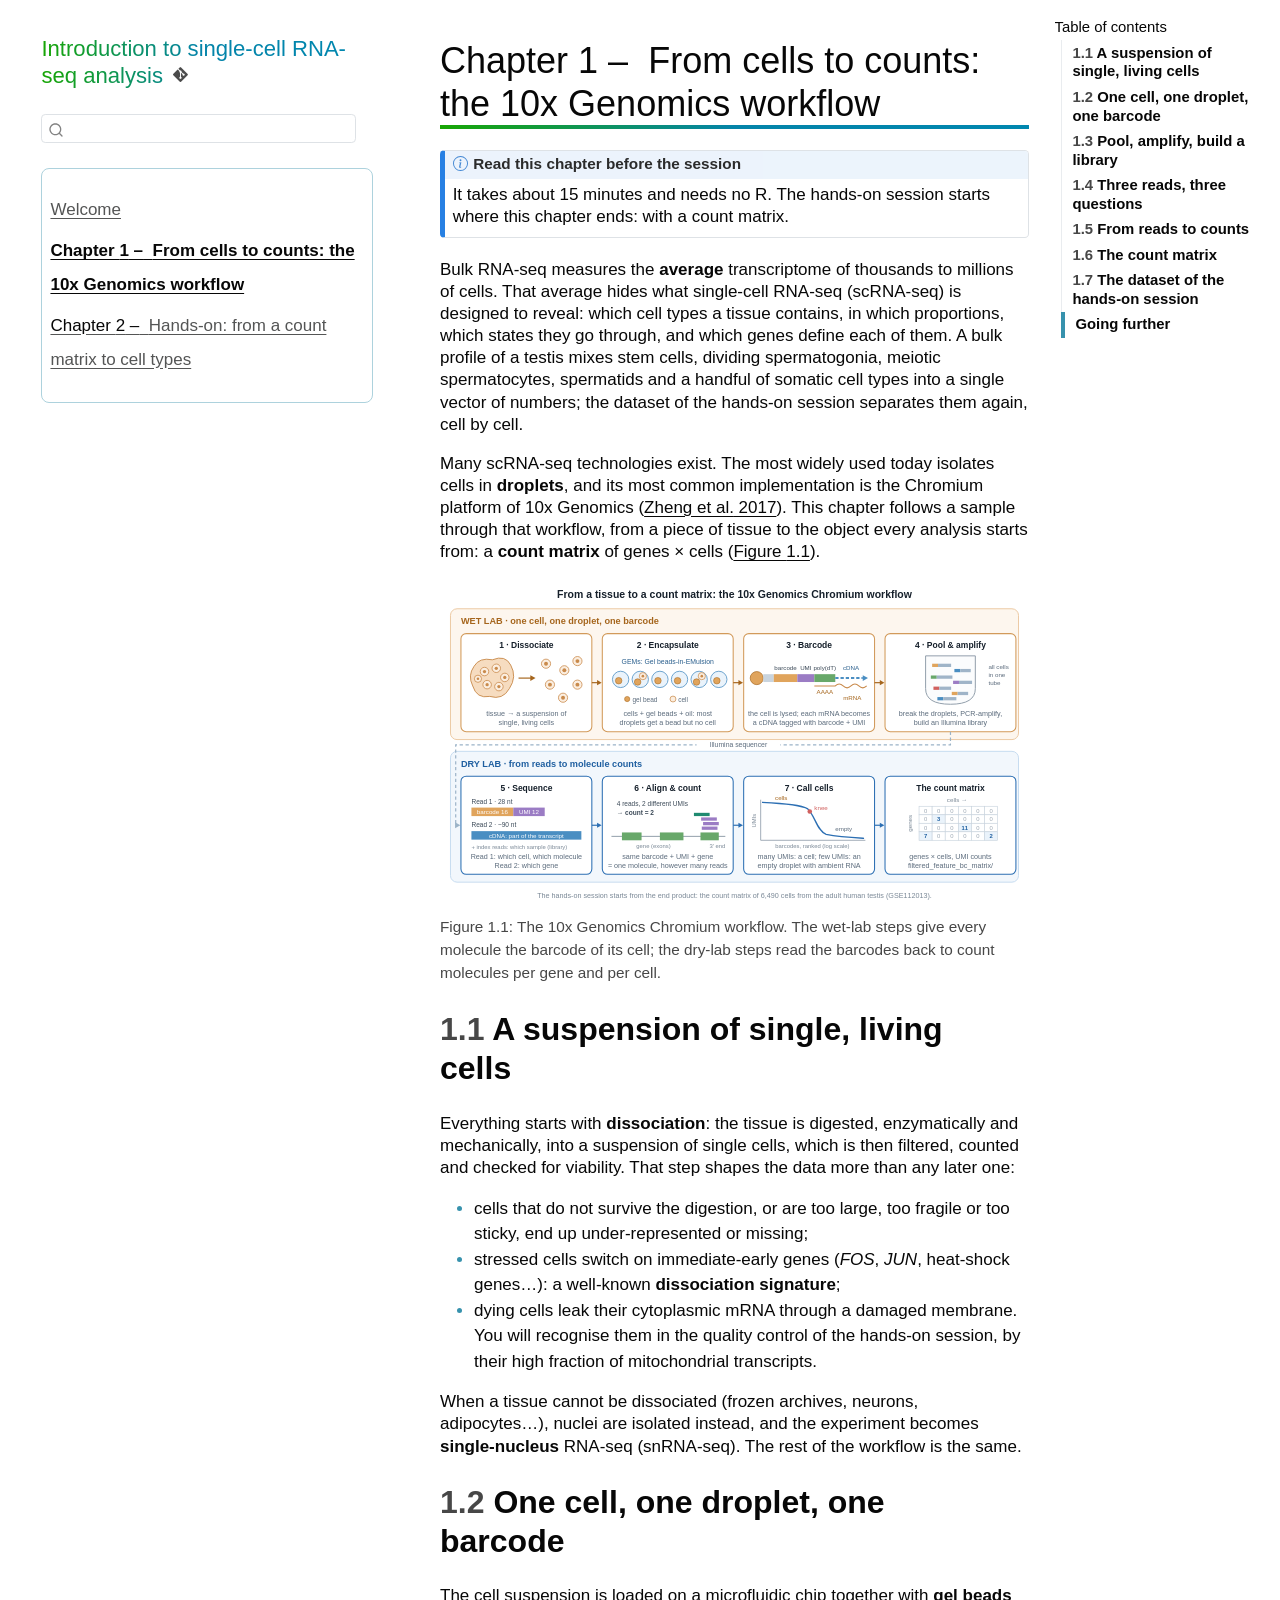
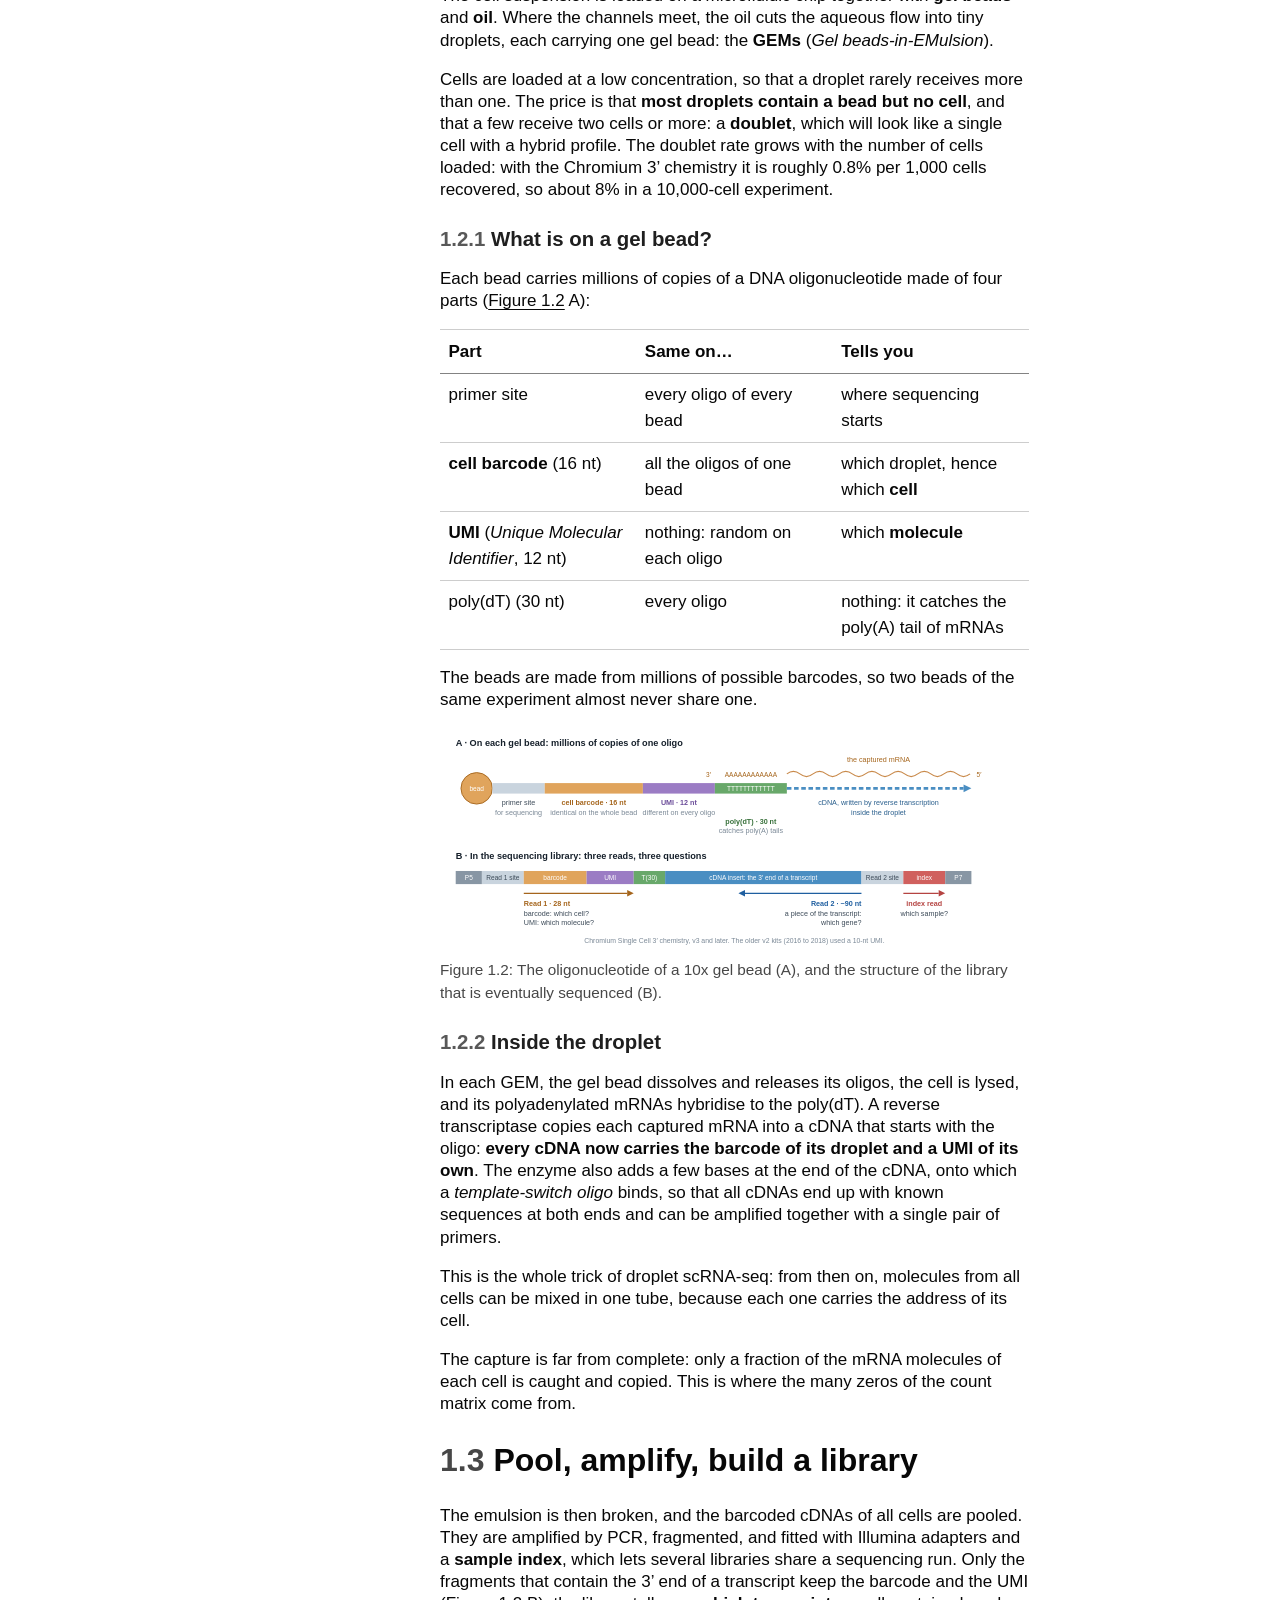
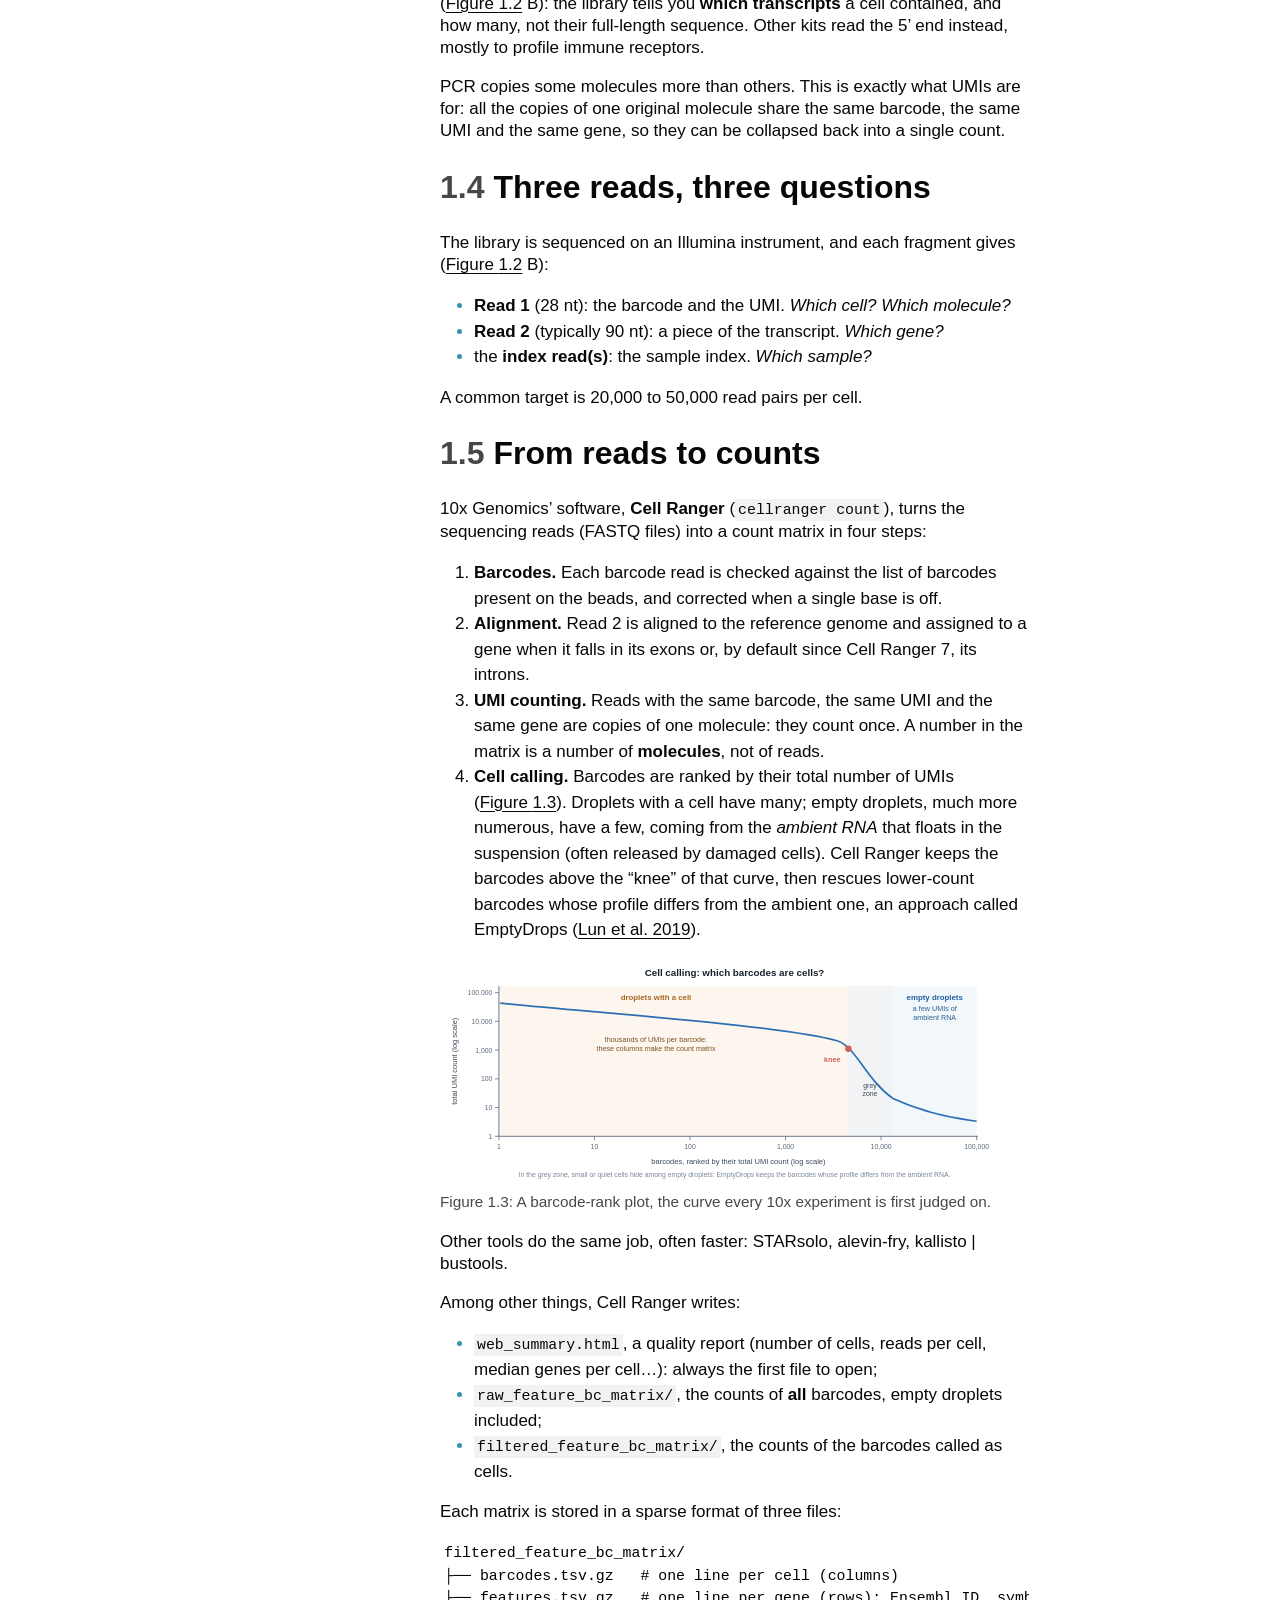
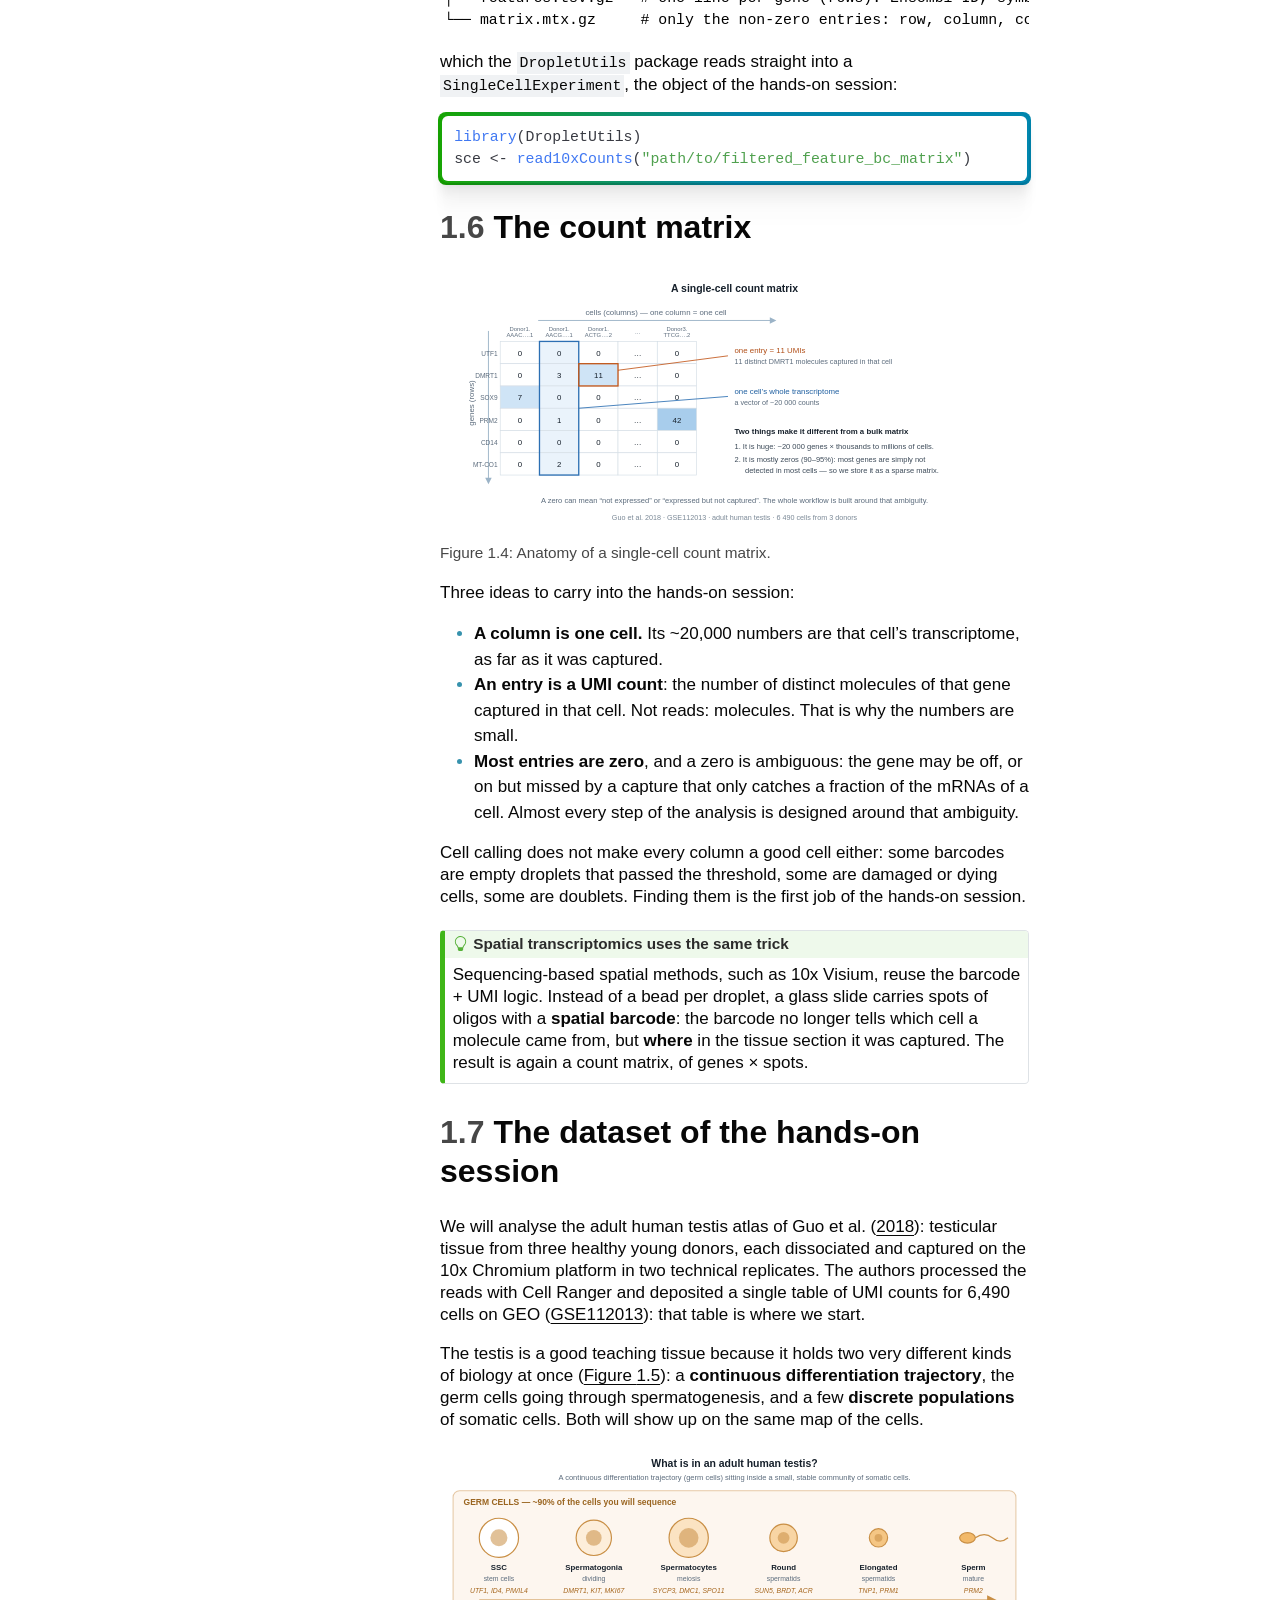
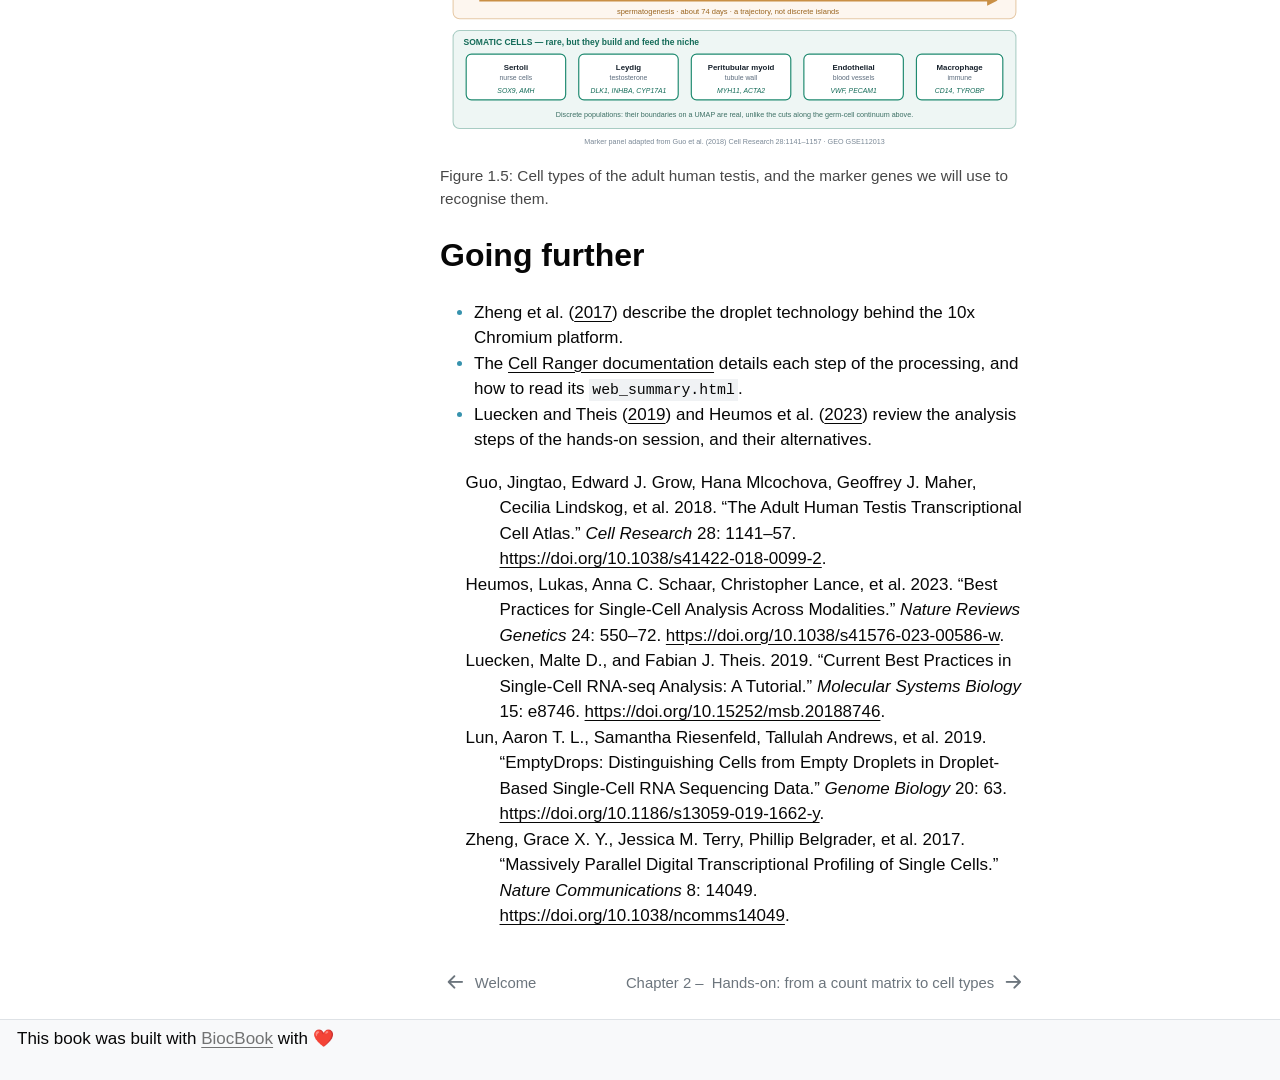
<file: docs/devel/pages/from-cells-to-counts.html>
<!DOCTYPE html>
<html xmlns="http://www.w3.org/1999/xhtml" lang="en" xml:lang="en"><head>

<meta charset="utf-8">
<meta name="generator" content="quarto-1.11.5">

<meta name="viewport" content="width=device-width, initial-scale=1.0, user-scalable=yes">


<title>1&nbsp; From cells to counts: the 10x Genomics workflow – Introduction to single-cell RNA-seq analysis</title>
<style>
/* Default styles provided by pandoc.
** See https://pandoc.org/MANUAL.html#variables-for-html for config info.
*/
span.smallcaps{font-variant: small-caps;}
div.columns{display: flex; gap: 1.5em;}
div.column{flex: auto;}
@media screen {
div.columns{gap: min(4vw, 1.5em);}
div.column{overflow-x: auto;}
}
div.hanging-indent{margin-left: 1.5em; text-indent: -1.5em;}
ul.task-list{list-style: none;}
ul.task-list li input[type="checkbox"] {
  width: 0.8em;
  margin: 0 0.8em 0.2em -1em; /* quarto-specific, see https://github.com/quarto-dev/quarto-cli/issues/4556 */ 
  vertical-align: middle;
}
/* CSS for syntax highlighting */
html { -webkit-text-size-adjust: 100%; }
pre > code.sourceCode { white-space: pre; position: relative; }
pre > code.sourceCode > span { display: inline-block; line-height: 1.25; }
pre > code.sourceCode > span:empty { height: 1.2em; }
.sourceCode { overflow: visible; }
code.sourceCode > span { color: inherit; text-decoration: inherit; }
div.sourceCode { margin: 1em 0; }
pre.sourceCode { margin: 0; }
@media screen {
div.sourceCode { overflow: auto; }
}
@media print {
pre > code.sourceCode { white-space: pre-wrap; }
pre > code.sourceCode > span { text-indent: -5em; padding-left: 5em; }
}
pre.numberSource code
  { counter-reset: source-line 0; }
pre.numberSource code > span
  { position: relative; left: -4em; counter-increment: source-line; }
pre.numberSource code > span > a:first-child::before
  { content: counter(source-line);
    position: relative; left: -1em; text-align: right; vertical-align: baseline;
    border: none; display: inline-block;
    -webkit-touch-callout: none; -webkit-user-select: none;
    -khtml-user-select: none; -moz-user-select: none;
    -ms-user-select: none; user-select: none;
    padding: 0 4px; width: 4em;
  }
pre.numberSource { margin-left: 3em;  padding-left: 4px; }
div.sourceCode
  {   }
@media screen {
pre > code.sourceCode > span > a:first-child::before { text-decoration: underline; }
}
/* CSS for citations */
div.csl-bib-body { }
div.csl-entry {
  clear: both;
}
.hanging-indent div.csl-entry {
  margin-left:2em;
  text-indent:-2em;
}
div.csl-left-margin {
  min-width:2em;
  float:left;
}
div.csl-right-inline {
  margin-left:2em;
  padding-left:1em;
}
div.csl-indent {
  margin-left: 2em;
}</style>


<script src="../site_libs/quarto-nav/quarto-nav.js"></script>
<script src="../site_libs/quarto-nav/headroom.min.js"></script>
<script src="../site_libs/clipboard/clipboard.min.js"></script>
<script src="../site_libs/quarto-search/autocomplete.umd.js"></script>
<script src="../site_libs/quarto-search/fuse.min.js"></script>
<script src="../site_libs/quarto-search/quarto-search.js"></script>
<meta name="quarto:offset" content="../">
<link href="../pages/workshop.html" rel="next">
<link href="../index.html" rel="prev">
<link href="../assets/favicon.png" rel="icon" type="image/png">
<script src="../site_libs/quarto-html/quarto.js" type="module"></script>
<script src="../site_libs/quarto-html/tabsets/tabsets.js" type="module"></script>
<script src="../site_libs/quarto-html/popper.min.js"></script>
<script src="../site_libs/quarto-html/tippy.umd.min.js"></script>
<script src="../site_libs/quarto-html/anchor.min.js"></script>
<link href="../site_libs/quarto-html/tippy.css" rel="stylesheet">
<link href="../site_libs/quarto-html/quarto-syntax-highlighting-5f883865545033bfab6feb3d329ab180.css" rel="stylesheet" id="quarto-text-highlighting-styles">
<script src="../site_libs/bootstrap/bootstrap.min.js"></script>
<link href="../site_libs/bootstrap/bootstrap-icons.css" rel="stylesheet">
<link href="../site_libs/bootstrap/bootstrap-e256e1c2045af1c6a2369b0244e0ffcc.min.css" rel="stylesheet" append-hash="true" id="quarto-bootstrap" data-mode="light">
<script id="quarto-search-options" type="application/json">{
  "location": "sidebar",
  "copy-button": false,
  "collapse-after": 3,
  "panel-placement": "start",
  "type": "textbox",
  "limit": 50,
  "keyboard-shortcut": [
    "f",
    "/",
    "s"
  ],
  "show-item-context": false,
  "language": {
    "search-no-results-text": "No results",
    "search-matching-documents-text": "matching documents",
    "search-copy-link-title": "Copy link to search",
    "search-hide-matches-text": "Hide additional matches",
    "search-more-match-text": "more match in this document",
    "search-more-matches-text": "more matches in this document",
    "search-clear-button-title": "Clear",
    "search-text-placeholder": "",
    "search-detached-cancel-button-title": "Cancel",
    "search-submit-button-title": "Submit",
    "search-label": "Search"
  }
}</script>


</head>

<body class="nav-sidebar docked quarto-light"><a id="quarto-skip-link" class="visually-hidden-focusable" href="#quarto-document-content">Skip to main content</a>

<div id="quarto-search-results"></div>
  <header id="quarto-header" class="headroom fixed-top">
  <nav class="quarto-secondary-nav" aria-label="Toolbar">
    <div class="container-fluid d-flex">
      <button type="button" class="quarto-btn-toggle btn" data-bs-toggle="collapse" role="button" data-bs-target=".quarto-sidebar-collapse-item" aria-controls="quarto-sidebar" aria-expanded="false" aria-label="Toggle sidebar navigation" onclick="if (window.quartoToggleHeadroom) { window.quartoToggleHeadroom(); }">
        <i class="bi bi-layout-text-sidebar-reverse"></i>
      </button>
        <nav class="quarto-page-breadcrumbs" aria-label="Breadcrumbs"><ol class="breadcrumb"><li class="breadcrumb-item"><a href="../pages/from-cells-to-counts.html"><span class="chapter-number">1</span>&nbsp; <span class="chapter-title">From cells to counts: the 10x Genomics workflow</span></a></li></ol></nav>
        <a class="flex-grow-1" data-bs-toggle="collapse" data-bs-target=".quarto-sidebar-collapse-item" onclick="if (window.quartoToggleHeadroom) { window.quartoToggleHeadroom(); }">      
        </a>
      <button type="button" class="btn quarto-search-button" aria-label="Search" onclick="window.quartoOpenSearch();">
        <i class="bi bi-search"></i>
      </button>
    </div>
  </nav>
</header>
<!-- content -->
<div id="quarto-content" class="quarto-container page-columns page-rows-contents page-layout-article">
<!-- sidebar -->
  <nav id="quarto-sidebar" class="sidebar collapse collapse-horizontal quarto-sidebar-collapse-item sidebar-navigation docked overflow-auto" aria-label="Site">
    <div class="pt-lg-2 mt-2 text-left sidebar-header">
    <div class="sidebar-title mb-0 py-0">
      <a href="../">Introduction to single-cell RNA-seq analysis</a> 
        <div class="sidebar-tools-main">
    <div class="dropdown">
      <a href="" title="" id="quarto-navigation-tool-dropdown-0" class="quarto-navigation-tool dropdown-toggle px-1" data-bs-toggle="dropdown" aria-expanded="false" role="link" aria-label=""><i class="bi bi-git"></i></a>
      <ul class="dropdown-menu" aria-labelledby="quarto-navigation-tool-dropdown-0">
          <li>
            <a class="dropdown-item sidebar-tools-main-item" href="https://github.com/js2264/GenE2-scRNAseq-intro/">
            Source Code
            </a>
          </li>
          <li>
            <a class="dropdown-item sidebar-tools-main-item" href="https://js2264.github.io/GenE2-scRNAseq-intro/devel/">
            Browse version `devel`
            </a>
          </li>
      </ul>
    </div>
</div>
    </div>
      </div>
        <div class="mt-2 flex-shrink-0 align-items-center">
        <div class="sidebar-search">
        <div id="quarto-search" class="" title="Search"></div>
        </div>
        </div>
    <div class="sidebar-menu-container"> 
    <ul class="list-unstyled mt-1">
        <li class="sidebar-item">
  <div class="sidebar-item-container"> 
  <a href="../index.html" class="sidebar-item-text sidebar-link">
 <span class="menu-text">Welcome</span></a>
  </div>
</li>
        <li class="sidebar-item">
  <div class="sidebar-item-container"> 
  <a href="../pages/from-cells-to-counts.html" class="sidebar-item-text sidebar-link active">
 <span class="menu-text"><span class="chapter-number">1</span>&nbsp; <span class="chapter-title">From cells to counts: the 10x Genomics workflow</span></span></a>
  </div>
</li>
        <li class="sidebar-item">
  <div class="sidebar-item-container"> 
  <a href="../pages/workshop.html" class="sidebar-item-text sidebar-link">
 <span class="menu-text"><span class="chapter-number">2</span>&nbsp; <span class="chapter-title">Hands-on: from a count matrix to cell types</span></span></a>
  </div>
</li>
    </ul>
    </div>
</nav>
<div id="quarto-sidebar-glass" class="quarto-sidebar-collapse-item" data-bs-toggle="collapse" data-bs-target=".quarto-sidebar-collapse-item"></div>
<!-- margin-sidebar -->
    <div id="quarto-margin-sidebar" class="sidebar margin-sidebar">
        <nav id="TOC" role="doc-toc" aria-labelledby="toc-title" class="toc-active">
    <h2 id="toc-title">Table of contents</h2>
   
  <ul>
  <li><a href="#sec-dissociation" id="toc-sec-dissociation" class="nav-link active" data-scroll-target="#sec-dissociation"><span class="header-section-number">1.1</span> A suspension of single, living cells</a></li>
  <li><a href="#sec-gems" id="toc-sec-gems" class="nav-link" data-scroll-target="#sec-gems"><span class="header-section-number">1.2</span> One cell, one droplet, one barcode</a>
  <ul class="collapse">
  <li><a href="#what-is-on-a-gel-bead" id="toc-what-is-on-a-gel-bead" class="nav-link" data-scroll-target="#what-is-on-a-gel-bead"><span class="header-section-number">1.2.1</span> What is on a gel bead?</a></li>
  <li><a href="#inside-the-droplet" id="toc-inside-the-droplet" class="nav-link" data-scroll-target="#inside-the-droplet"><span class="header-section-number">1.2.2</span> Inside the droplet</a></li>
  </ul></li>
  <li><a href="#sec-library" id="toc-sec-library" class="nav-link" data-scroll-target="#sec-library"><span class="header-section-number">1.3</span> Pool, amplify, build a library</a></li>
  <li><a href="#sec-reads" id="toc-sec-reads" class="nav-link" data-scroll-target="#sec-reads"><span class="header-section-number">1.4</span> Three reads, three questions</a></li>
  <li><a href="#sec-cellranger" id="toc-sec-cellranger" class="nav-link" data-scroll-target="#sec-cellranger"><span class="header-section-number">1.5</span> From reads to counts</a></li>
  <li><a href="#sec-count-matrix" id="toc-sec-count-matrix" class="nav-link" data-scroll-target="#sec-count-matrix"><span class="header-section-number">1.6</span> The count matrix</a></li>
  <li><a href="#sec-dataset" id="toc-sec-dataset" class="nav-link" data-scroll-target="#sec-dataset"><span class="header-section-number">1.7</span> The dataset of the hands-on session</a></li>
  <li><a href="#going-further" id="toc-going-further" class="nav-link" data-scroll-target="#going-further">Going further</a></li>
  </ul>
</nav>
    </div>
<!-- main -->
<main class="content" id="quarto-document-content" tabindex="-1">

<header id="title-block-header" class="quarto-title-block default">
<div class="quarto-title">
<h1 class="title"><span id="sec-10x" class="quarto-section-identifier"><span class="chapter-number">1</span>&nbsp; <span class="chapter-title">From cells to counts: the 10x Genomics workflow</span></span></h1>
</div>



<div class="quarto-title-meta">

    
  
    
  </div>
  


</header>


<div class="callout callout-style-default callout-note callout-titled">
<div class="callout-header d-flex align-content-center">
<div class="callout-icon-container">
<i class="callout-icon"></i>
</div>
<div class="callout-title-container flex-fill">
<span class="screen-reader-only">Note</span>Read this chapter before the session
</div>
</div>
<div class="callout-body-container callout-body">
<p>It takes about 15 minutes and needs no R. The hands-on session starts where this chapter ends: with a count matrix.</p>
</div>
</div>
<p>Bulk RNA-seq measures the <strong>average</strong> transcriptome of thousands to millions of cells. That average hides what single-cell RNA-seq (scRNA-seq) is designed to reveal: which cell types a tissue contains, in which proportions, which states they go through, and which genes define each of them. A bulk profile of a testis mixes stem cells, dividing spermatogonia, meiotic spermatocytes, spermatids and a handful of somatic cell types into a single vector of numbers; the dataset of the hands-on session separates them again, cell by cell.</p>
<p>Many scRNA-seq technologies exist. The most widely used today isolates cells in <strong>droplets</strong>, and its most common implementation is the Chromium platform of 10x Genomics <span class="citation" data-cites="zheng2017">(<a href="#ref-zheng2017" role="doc-biblioref"><span class="nocase">Zheng et al.</span> 2017</a>)</span>. This chapter follows a sample through that workflow, from a piece of tissue to the object every analysis starts from: a <strong>count matrix</strong> of genes × cells (<a href="#fig-10x" class="quarto-xref">Figure&nbsp;<span>1.1</span></a>).</p>
<div id="fig-10x" class="quarto-float quarto-figure quarto-figure-center anchored">
<figure class="quarto-float quarto-float-fig figure">
<div aria-describedby="fig-10x-caption-0ceaefa1-69ba-4598-a22c-09a6ac19f8ca">
<img src="figures/10x-workflow.svg" class="img-fluid figure-img" style="width:100.0%">
</div>
<figcaption class="quarto-float-caption-bottom quarto-float-caption quarto-float-fig" id="fig-10x-caption-0ceaefa1-69ba-4598-a22c-09a6ac19f8ca">
Figure&nbsp;1.1: The 10x Genomics Chromium workflow. The wet-lab steps give every molecule the barcode of its cell; the dry-lab steps read the barcodes back to count molecules per gene and per cell.
</figcaption>
</figure>
</div>
<section id="sec-dissociation" class="level2" data-number="1.1">
<h2 data-number="1.1" class="anchored" data-anchor-id="sec-dissociation"><span class="header-section-number">1.1</span> A suspension of single, living cells</h2>
<p>Everything starts with <strong>dissociation</strong>: the tissue is digested, enzymatically and mechanically, into a suspension of single cells, which is then filtered, counted and checked for viability. That step shapes the data more than any later one:</p>
<ul>
<li>cells that do not survive the digestion, or are too large, too fragile or too sticky, end up under-represented or missing;</li>
<li>stressed cells switch on immediate-early genes (<em>FOS</em>, <em>JUN</em>, heat-shock genes…): a well-known <strong>dissociation signature</strong>;</li>
<li>dying cells leak their cytoplasmic mRNA through a damaged membrane. You will recognise them in the quality control of the hands-on session, by their high fraction of mitochondrial transcripts.</li>
</ul>
<p>When a tissue cannot be dissociated (frozen archives, neurons, adipocytes…), nuclei are isolated instead, and the experiment becomes <strong>single-nucleus</strong> RNA-seq (snRNA-seq). The rest of the workflow is the same.</p>
</section>
<section id="sec-gems" class="level2" data-number="1.2">
<h2 data-number="1.2" class="anchored" data-anchor-id="sec-gems"><span class="header-section-number">1.2</span> One cell, one droplet, one barcode</h2>
<p>The cell suspension is loaded on a microfluidic chip together with <strong>gel beads</strong> and <strong>oil</strong>. Where the channels meet, the oil cuts the aqueous flow into tiny droplets, each carrying one gel bead: the <strong>GEMs</strong> (<em>Gel beads-in-EMulsion</em>).</p>
<p>Cells are loaded at a low concentration, so that a droplet rarely receives more than one. The price is that <strong>most droplets contain a bead but no cell</strong>, and that a few receive two cells or more: a <strong>doublet</strong>, which will look like a single cell with a hybrid profile. The doublet rate grows with the number of cells loaded: with the Chromium 3’ chemistry it is roughly 0.8% per 1,000 cells recovered, so about 8% in a 10,000-cell experiment.</p>
<section id="what-is-on-a-gel-bead" class="level3" data-number="1.2.1">
<h3 data-number="1.2.1" class="anchored" data-anchor-id="what-is-on-a-gel-bead"><span class="header-section-number">1.2.1</span> What is on a gel bead?</h3>
<p>Each bead carries millions of copies of a DNA oligonucleotide made of four parts (<a href="#fig-oligo" class="quarto-xref">Figure&nbsp;<span>1.2</span></a> A):</p>
<table class="caption-top table">
<colgroup>
<col style="width: 33%">
<col style="width: 33%">
<col style="width: 33%">
</colgroup>
<thead>
<tr class="header">
<th>Part</th>
<th>Same on…</th>
<th>Tells you</th>
</tr>
</thead>
<tbody>
<tr class="odd">
<td>primer site</td>
<td>every oligo of every bead</td>
<td>where sequencing starts</td>
</tr>
<tr class="even">
<td><strong>cell barcode</strong> (16 nt)</td>
<td>all the oligos of one bead</td>
<td>which droplet, hence which <strong>cell</strong></td>
</tr>
<tr class="odd">
<td><strong>UMI</strong> (<em>Unique Molecular Identifier</em>, 12 nt)</td>
<td>nothing: random on each oligo</td>
<td>which <strong>molecule</strong></td>
</tr>
<tr class="even">
<td>poly(dT) (30 nt)</td>
<td>every oligo</td>
<td>nothing: it catches the poly(A) tail of mRNAs</td>
</tr>
</tbody>
</table>
<p>The beads are made from millions of possible barcodes, so two beads of the same experiment almost never share one.</p>
<div id="fig-oligo" class="quarto-float quarto-figure quarto-figure-center anchored">
<figure class="quarto-float quarto-float-fig figure">
<div aria-describedby="fig-oligo-caption-0ceaefa1-69ba-4598-a22c-09a6ac19f8ca">
<img src="figures/oligo.svg" class="img-fluid figure-img" style="width:100.0%">
</div>
<figcaption class="quarto-float-caption-bottom quarto-float-caption quarto-float-fig" id="fig-oligo-caption-0ceaefa1-69ba-4598-a22c-09a6ac19f8ca">
Figure&nbsp;1.2: The oligonucleotide of a 10x gel bead (A), and the structure of the library that is eventually sequenced (B).
</figcaption>
</figure>
</div>
</section>
<section id="inside-the-droplet" class="level3" data-number="1.2.2">
<h3 data-number="1.2.2" class="anchored" data-anchor-id="inside-the-droplet"><span class="header-section-number">1.2.2</span> Inside the droplet</h3>
<p>In each GEM, the gel bead dissolves and releases its oligos, the cell is lysed, and its polyadenylated mRNAs hybridise to the poly(dT). A reverse transcriptase copies each captured mRNA into a cDNA that starts with the oligo: <strong>every cDNA now carries the barcode of its droplet and a UMI of its own</strong>. The enzyme also adds a few bases at the end of the cDNA, onto which a <em>template-switch oligo</em> binds, so that all cDNAs end up with known sequences at both ends and can be amplified together with a single pair of primers.</p>
<p>This is the whole trick of droplet scRNA-seq: from then on, molecules from all cells can be mixed in one tube, because each one carries the address of its cell.</p>
<p>The capture is far from complete: only a fraction of the mRNA molecules of each cell is caught and copied. This is where the many zeros of the count matrix come from.</p>
</section>
</section>
<section id="sec-library" class="level2" data-number="1.3">
<h2 data-number="1.3" class="anchored" data-anchor-id="sec-library"><span class="header-section-number">1.3</span> Pool, amplify, build a library</h2>
<p>The emulsion is then broken, and the barcoded cDNAs of all cells are pooled. They are amplified by PCR, fragmented, and fitted with Illumina adapters and a <strong>sample index</strong>, which lets several libraries share a sequencing run. Only the fragments that contain the 3’ end of a transcript keep the barcode and the UMI (<a href="#fig-oligo" class="quarto-xref">Figure&nbsp;<span>1.2</span></a> B): the library tells you <strong>which transcripts</strong> a cell contained, and how many, not their full-length sequence. Other kits read the 5’ end instead, mostly to profile immune receptors.</p>
<p>PCR copies some molecules more than others. This is exactly what UMIs are for: all the copies of one original molecule share the same barcode, the same UMI and the same gene, so they can be collapsed back into a single count.</p>
</section>
<section id="sec-reads" class="level2" data-number="1.4">
<h2 data-number="1.4" class="anchored" data-anchor-id="sec-reads"><span class="header-section-number">1.4</span> Three reads, three questions</h2>
<p>The library is sequenced on an Illumina instrument, and each fragment gives (<a href="#fig-oligo" class="quarto-xref">Figure&nbsp;<span>1.2</span></a> B):</p>
<ul>
<li><strong>Read 1</strong> (28 nt): the barcode and the UMI. <em>Which cell? Which molecule?</em></li>
<li><strong>Read 2</strong> (typically 90 nt): a piece of the transcript. <em>Which gene?</em></li>
<li>the <strong>index read(s)</strong>: the sample index. <em>Which sample?</em></li>
</ul>
<p>A common target is 20,000 to 50,000 read pairs per cell.</p>
</section>
<section id="sec-cellranger" class="level2" data-number="1.5">
<h2 data-number="1.5" class="anchored" data-anchor-id="sec-cellranger"><span class="header-section-number">1.5</span> From reads to counts</h2>
<p>10x Genomics’ software, <strong>Cell Ranger</strong> (<code>cellranger count</code>), turns the sequencing reads (FASTQ files) into a count matrix in four steps:</p>
<ol type="1">
<li><strong>Barcodes.</strong> Each barcode read is checked against the list of barcodes present on the beads, and corrected when a single base is off.</li>
<li><strong>Alignment.</strong> Read 2 is aligned to the reference genome and assigned to a gene when it falls in its exons or, by default since Cell Ranger 7, its introns.</li>
<li><strong>UMI counting.</strong> Reads with the same barcode, the same UMI and the same gene are copies of one molecule: they count once. A number in the matrix is a number of <strong>molecules</strong>, not of reads.</li>
<li><strong>Cell calling.</strong> Barcodes are ranked by their total number of UMIs (<a href="#fig-knee" class="quarto-xref">Figure&nbsp;<span>1.3</span></a>). Droplets with a cell have many; empty droplets, much more numerous, have a few, coming from the <em>ambient RNA</em> that floats in the suspension (often released by damaged cells). Cell Ranger keeps the barcodes above the “knee” of that curve, then rescues lower-count barcodes whose profile differs from the ambient one, an approach called EmptyDrops <span class="citation" data-cites="lun2019">(<a href="#ref-lun2019" role="doc-biblioref"><span class="nocase">Lun et al.</span> 2019</a>)</span>.</li>
</ol>
<div id="fig-knee" class="quarto-float quarto-figure quarto-figure-center anchored">
<figure class="quarto-float quarto-float-fig figure">
<div aria-describedby="fig-knee-caption-0ceaefa1-69ba-4598-a22c-09a6ac19f8ca">
<img src="figures/knee-plot.svg" class="img-fluid figure-img" style="width:100.0%">
</div>
<figcaption class="quarto-float-caption-bottom quarto-float-caption quarto-float-fig" id="fig-knee-caption-0ceaefa1-69ba-4598-a22c-09a6ac19f8ca">
Figure&nbsp;1.3: A barcode-rank plot, the curve every 10x experiment is first judged on.
</figcaption>
</figure>
</div>
<p>Other tools do the same job, often faster: STARsolo, alevin-fry, kallisto | bustools.</p>
<p>Among other things, Cell Ranger writes:</p>
<ul>
<li><code>web_summary.html</code>, a quality report (number of cells, reads per cell, median genes per cell…): always the first file to open;</li>
<li><code>raw_feature_bc_matrix/</code>, the counts of <strong>all</strong> barcodes, empty droplets included;</li>
<li><code>filtered_feature_bc_matrix/</code>, the counts of the barcodes called as cells.</li>
</ul>
<p>Each matrix is stored in a sparse format of three files:</p>
<pre><code>filtered_feature_bc_matrix/
├── barcodes.tsv.gz   # one line per cell (columns)
├── features.tsv.gz   # one line per gene (rows): Ensembl ID, symbol
└── matrix.mtx.gz     # only the non-zero entries: row, column, count</code></pre>
<p>which the <code>DropletUtils</code> package reads straight into a <code>SingleCellExperiment</code>, the object of the hands-on session:</p>
<div class="code-copy-outer-scaffold"><div class="sourceCode" id="cb2"><pre class="sourceCode r code-with-copy"><code class="sourceCode r"><span id="cb2-1"><a href="#cb2-1" aria-hidden="true" tabindex="-1"></a><span class="fu">library</span>(DropletUtils)</span>
<span id="cb2-2"><a href="#cb2-2" aria-hidden="true" tabindex="-1"></a>sce <span class="ot">&lt;-</span> <span class="fu">read10xCounts</span>(<span class="st">"path/to/filtered_feature_bc_matrix"</span>)</span></code></pre></div><button title="Copy to Clipboard" class="code-copy-button"><i class="bi"></i></button></div>
</section>
<section id="sec-count-matrix" class="level2" data-number="1.6">
<h2 data-number="1.6" class="anchored" data-anchor-id="sec-count-matrix"><span class="header-section-number">1.6</span> The count matrix</h2>
<div id="fig-matrix" class="quarto-float quarto-figure quarto-figure-center anchored">
<figure class="quarto-float quarto-float-fig figure">
<div aria-describedby="fig-matrix-caption-0ceaefa1-69ba-4598-a22c-09a6ac19f8ca">
<img src="figures/count-matrix.svg" class="img-fluid figure-img" style="width:100.0%">
</div>
<figcaption class="quarto-float-caption-bottom quarto-float-caption quarto-float-fig" id="fig-matrix-caption-0ceaefa1-69ba-4598-a22c-09a6ac19f8ca">
Figure&nbsp;1.4: Anatomy of a single-cell count matrix.
</figcaption>
</figure>
</div>
<p>Three ideas to carry into the hands-on session:</p>
<ul>
<li><strong>A column is one cell.</strong> Its ~20,000 numbers are that cell’s transcriptome, as far as it was captured.</li>
<li><strong>An entry is a UMI count</strong>: the number of distinct molecules of that gene captured in that cell. Not reads: molecules. That is why the numbers are small.</li>
<li><strong>Most entries are zero</strong>, and a zero is ambiguous: the gene may be off, or on but missed by a capture that only catches a fraction of the mRNAs of a cell. Almost every step of the analysis is designed around that ambiguity.</li>
</ul>
<p>Cell calling does not make every column a good cell either: some barcodes are empty droplets that passed the threshold, some are damaged or dying cells, some are doublets. Finding them is the first job of the hands-on session.</p>
<div class="callout callout-style-default callout-tip callout-titled">
<div class="callout-header d-flex align-content-center">
<div class="callout-icon-container">
<i class="callout-icon"></i>
</div>
<div class="callout-title-container flex-fill">
<span class="screen-reader-only">Tip</span>Spatial transcriptomics uses the same trick
</div>
</div>
<div class="callout-body-container callout-body">
<p>Sequencing-based spatial methods, such as 10x Visium, reuse the barcode + UMI logic. Instead of a bead per droplet, a glass slide carries spots of oligos with a <strong>spatial barcode</strong>: the barcode no longer tells which cell a molecule came from, but <strong>where</strong> in the tissue section it was captured. The result is again a count matrix, of genes × spots.</p>
</div>
</div>
</section>
<section id="sec-dataset" class="level2" data-number="1.7">
<h2 data-number="1.7" class="anchored" data-anchor-id="sec-dataset"><span class="header-section-number">1.7</span> The dataset of the hands-on session</h2>
<p>We will analyse the adult human testis atlas of <span class="citation" data-cites="guo2018"><span class="nocase">Guo et al.</span> (<a href="#ref-guo2018" role="doc-biblioref">2018</a>)</span>: testicular tissue from three healthy young donors, each dissociated and captured on the 10x Chromium platform in two technical replicates. The authors processed the reads with Cell Ranger and deposited a single table of UMI counts for 6,490 cells on GEO (<a href="https://www.ncbi.nlm.nih.gov/geo/query/acc.cgi?acc=GSE112013">GSE112013</a>): that table is where we start.</p>
<p>The testis is a good teaching tissue because it holds two very different kinds of biology at once (<a href="#fig-testis" class="quarto-xref">Figure&nbsp;<span>1.5</span></a>): a <strong>continuous differentiation trajectory</strong>, the germ cells going through spermatogenesis, and a few <strong>discrete populations</strong> of somatic cells. Both will show up on the same map of the cells.</p>
<div id="fig-testis" class="quarto-float quarto-figure quarto-figure-center anchored">
<figure class="quarto-float quarto-float-fig figure">
<div aria-describedby="fig-testis-caption-0ceaefa1-69ba-4598-a22c-09a6ac19f8ca">
<img src="figures/testis.svg" class="img-fluid figure-img" style="width:100.0%">
</div>
<figcaption class="quarto-float-caption-bottom quarto-float-caption quarto-float-fig" id="fig-testis-caption-0ceaefa1-69ba-4598-a22c-09a6ac19f8ca">
Figure&nbsp;1.5: Cell types of the adult human testis, and the marker genes we will use to recognise them.
</figcaption>
</figure>
</div>
</section>
<section id="going-further" class="level2 unnumbered">
<h2 class="unnumbered anchored" data-anchor-id="going-further">Going further</h2>
<ul>
<li><span class="citation" data-cites="zheng2017"><span class="nocase">Zheng et al.</span> (<a href="#ref-zheng2017" role="doc-biblioref">2017</a>)</span> describe the droplet technology behind the 10x Chromium platform.</li>
<li>The <a href="https://www.10xgenomics.com/support/software/cell-ranger">Cell Ranger documentation</a> details each step of the processing, and how to read its <code>web_summary.html</code>.</li>
<li><span class="citation" data-cites="luecken2019">Luecken and Theis (<a href="#ref-luecken2019" role="doc-biblioref">2019</a>)</span> and <span class="citation" data-cites="heumos2023"><span class="nocase">Heumos et al.</span> (<a href="#ref-heumos2023" role="doc-biblioref">2023</a>)</span> review the analysis steps of the hands-on session, and their alternatives.</li>
</ul>


<div id="refs" class="references csl-bib-body hanging-indent" role="list">
<div id="ref-guo2018" class="csl-entry" role="listitem">
<span class="nocase">Guo, Jingtao, Edward J. Grow, Hana Mlcochova, Geoffrey J. Maher, Cecilia Lindskog, et al.</span> 2018. <span>“The Adult Human Testis Transcriptional Cell Atlas.”</span> <em>Cell Research</em> 28: 1141–57. <a href="https://doi.org/10.1038/s41422-018-0099-2">https://doi.org/10.1038/s41422-018-0099-2</a>.
</div>
<div id="ref-heumos2023" class="csl-entry" role="listitem">
<span class="nocase">Heumos, Lukas, Anna C. Schaar, Christopher Lance, et al.</span> 2023. <span>“Best Practices for Single-Cell Analysis Across Modalities.”</span> <em>Nature Reviews Genetics</em> 24: 550–72. <a href="https://doi.org/10.1038/s41576-023-00586-w">https://doi.org/10.1038/s41576-023-00586-w</a>.
</div>
<div id="ref-luecken2019" class="csl-entry" role="listitem">
Luecken, Malte D., and Fabian J. Theis. 2019. <span>“Current Best Practices in Single-Cell <span class="nocase">RNA-seq</span> Analysis: A Tutorial.”</span> <em>Molecular Systems Biology</em> 15: e8746. <a href="https://doi.org/10.15252/msb.20188746">https://doi.org/10.15252/msb.20188746</a>.
</div>
<div id="ref-lun2019" class="csl-entry" role="listitem">
<span class="nocase">Lun, Aaron T. L., Samantha Riesenfeld, Tallulah Andrews, et al.</span> 2019. <span>“<span>EmptyDrops</span>: Distinguishing Cells from Empty Droplets in Droplet-Based Single-Cell <span>RNA</span> Sequencing Data.”</span> <em>Genome Biology</em> 20: 63. <a href="https://doi.org/10.1186/s13059-019-1662-y">https://doi.org/10.1186/s13059-019-1662-y</a>.
</div>
<div id="ref-zheng2017" class="csl-entry" role="listitem">
<span class="nocase">Zheng, Grace X. Y., Jessica M. Terry, Phillip Belgrader, et al.</span> 2017. <span>“Massively Parallel Digital Transcriptional Profiling of Single Cells.”</span> <em>Nature Communications</em> 8: 14049. <a href="https://doi.org/10.1038/ncomms14049">https://doi.org/10.1038/ncomms14049</a>.
</div>
</div>
</section>

</main> <!-- /main -->
<script id="quarto-html-after-body" type="application/javascript">
  window.document.addEventListener("DOMContentLoaded", function (event) {
    const icon = "";
    const anchorJS = new window.AnchorJS();
    anchorJS.options = {
      placement: 'right',
      icon: icon
    };
    anchorJS.add('.anchored');
    const isCodeAnnotation = (el) => {
      for (const clz of el.classList) {
        if (clz.startsWith('code-annotation-')) {                     
          return true;
        }
      }
      return false;
    }
    const onCopySuccess = function(e) {
      // button target
      const button = e.trigger;
      // don't keep focus
      button.blur();
      // flash "checked"
      button.classList.add('code-copy-button-checked');
      var currentTitle = button.getAttribute("title");
      button.setAttribute("title", "Copied!");
      let tooltip;
      if (window.bootstrap) {
        button.setAttribute("data-bs-toggle", "tooltip");
        button.setAttribute("data-bs-placement", "left");
        button.setAttribute("data-bs-title", "Copied!");
        tooltip = new bootstrap.Tooltip(button, 
          { trigger: "manual", 
            customClass: "code-copy-button-tooltip",
            offset: [0, -8]});
        tooltip.show();    
      }
      setTimeout(function() {
        if (tooltip) {
          tooltip.hide();
          button.removeAttribute("data-bs-title");
          button.removeAttribute("data-bs-toggle");
          button.removeAttribute("data-bs-placement");
        }
        button.setAttribute("title", currentTitle);
        button.classList.remove('code-copy-button-checked');
      }, 1000);
      // clear code selection
      e.clearSelection();
    }
    const getTextToCopy = function(trigger) {
      const outerScaffold = trigger.parentElement.cloneNode(true);
      const codeEl = outerScaffold.querySelector('code');
      for (const childEl of codeEl.children) {
        if (isCodeAnnotation(childEl)) {
          childEl.remove();
        }
      }
      return codeEl.innerText;
    }
    const clipboard = new window.ClipboardJS('.code-copy-button:not([data-in-quarto-modal])', {
      text: getTextToCopy
    });
    clipboard.on('success', onCopySuccess);
    if (window.document.getElementById('quarto-embedded-source-code-modal')) {
      const clipboardModal = new window.ClipboardJS('.code-copy-button[data-in-quarto-modal]', {
        text: getTextToCopy,
        container: window.document.getElementById('quarto-embedded-source-code-modal')
      });
      clipboardModal.on('success', onCopySuccess);
    }
      var localhostRegex = new RegExp(/^(?:http|https):\/\/localhost\:?[0-9]*\//);
      var mailtoRegex = new RegExp(/^mailto:/);
        var filterRegex = new RegExp('/' + window.location.host + '/');
      var isInternal = (href) => {
          return filterRegex.test(href) || localhostRegex.test(href) || mailtoRegex.test(href);
      }
      // Inspect non-navigation links and adorn them if external
     var links = window.document.querySelectorAll('a[href]:not(.nav-link):not(.navbar-brand):not(.toc-action):not(.sidebar-link):not(.sidebar-item-toggle):not(.pagination-link):not(.no-external):not([aria-hidden]):not(.dropdown-item):not(.quarto-navigation-tool):not(.about-link)');
      for (var i=0; i<links.length; i++) {
        const link = links[i];
        if (!isInternal(link.href)) {
          // undo the damage that might have been done by quarto-nav.js in the case of
          // links that we want to consider external
          if (link.dataset.originalHref !== undefined) {
            link.href = link.dataset.originalHref;
          }
        }
      }
    function tippyHover(el, contentFn, onTriggerFn, onUntriggerFn) {
      const config = {
        allowHTML: true,
        maxWidth: 500,
        delay: 100,
        arrow: false,
        appendTo: function(el) {
            return el.parentElement;
        },
        interactive: true,
        interactiveBorder: 10,
        theme: 'quarto',
        placement: 'bottom-start',
      };
      if (contentFn) {
        config.content = contentFn;
      }
      if (onTriggerFn) {
        config.onTrigger = onTriggerFn;
      }
      if (onUntriggerFn) {
        config.onUntrigger = onUntriggerFn;
      }
      window.tippy(el, config); 
    }
    const noterefs = window.document.querySelectorAll('a[role="doc-noteref"]');
    for (var i=0; i<noterefs.length; i++) {
      const ref = noterefs[i];
      tippyHover(ref, function() {
        // use id or data attribute instead here
        let href = ref.getAttribute('data-footnote-href') || ref.getAttribute('href');
        try { href = new URL(href).hash; } catch {}
        const id = href.replace(/^#\/?/, "");
        const note = window.document.getElementById(id);
        if (note) {
          return note.innerHTML;
        } else {
          return "";
        }
      });
    }
    const xrefs = window.document.querySelectorAll('a.quarto-xref');
    const processXRef = (id, note) => {
      // Strip column container classes
      const stripColumnClz = (el) => {
        el.classList.remove("page-full", "page-columns");
        if (el.children) {
          for (const child of el.children) {
            stripColumnClz(child);
          }
        }
      }
      stripColumnClz(note)
      if (id === null || id.startsWith('sec-')) {
        // Special case sections, only their first couple elements
        const container = document.createElement("div");
        if (note.children && note.children.length > 2) {
          container.appendChild(note.children[0].cloneNode(true));
          for (let i = 1; i < note.children.length; i++) {
            const child = note.children[i];
            if (child.tagName === "P" && child.innerText === "") {
              continue;
            } else {
              container.appendChild(child.cloneNode(true));
              break;
            }
          }
          if (window.Quarto?.typesetMath) {
            window.Quarto.typesetMath(container);
          }
          return container.innerHTML
        } else {
          if (window.Quarto?.typesetMath) {
            window.Quarto.typesetMath(note);
          }
          return note.innerHTML;
        }
      } else {
        // Remove any anchor links if they are present
        const anchorLink = note.querySelector('a.anchorjs-link');
        if (anchorLink) {
          anchorLink.remove();
        }
        if (window.Quarto?.typesetMath) {
          window.Quarto.typesetMath(note);
        }
        if (note.classList.contains("callout")) {
          return note.outerHTML;
        } else {
          return note.innerHTML;
        }
      }
    }
    for (var i=0; i<xrefs.length; i++) {
      const xref = xrefs[i];
      tippyHover(xref, undefined, function(instance) {
        instance.disable();
        let url = xref.getAttribute('href');
        let hash = undefined; 
        if (url.startsWith('#')) {
          hash = url;
        } else {
          try { hash = new URL(url).hash; } catch {}
        }
        if (hash) {
          const id = hash.replace(/^#\/?/, "");
          const note = window.document.getElementById(id);
          if (note !== null) {
            try {
              const html = processXRef(id, note.cloneNode(true));
              instance.setContent(html);
            } finally {
              instance.enable();
              instance.show();
            }
          } else {
            // See if we can fetch this
            fetch(url.split('#')[0])
            .then(res => res.text())
            .then(html => {
              const parser = new DOMParser();
              const htmlDoc = parser.parseFromString(html, "text/html");
              const note = htmlDoc.getElementById(id);
              if (note !== null) {
                const html = processXRef(id, note);
                instance.setContent(html);
              } 
            }).finally(() => {
              instance.enable();
              instance.show();
            });
          }
        } else {
          // See if we can fetch a full url (with no hash to target)
          // This is a special case and we should probably do some content thinning / targeting
          fetch(url)
          .then(res => res.text())
          .then(html => {
            const parser = new DOMParser();
            const htmlDoc = parser.parseFromString(html, "text/html");
            const note = htmlDoc.querySelector('main.content');
            if (note !== null) {
              // This should only happen for chapter cross references
              // (since there is no id in the URL)
              // remove the first header
              if (note.children.length > 0 && note.children[0].tagName === "HEADER") {
                note.children[0].remove();
              }
              const html = processXRef(null, note);
              instance.setContent(html);
            } 
          }).finally(() => {
            instance.enable();
            instance.show();
          });
        }
      }, function(instance) {
      });
    }
        let selectedAnnoteEl;
        const selectorForAnnotation = ( cell, annotation) => {
          let cellAttr = 'data-code-cell="' + cell + '"';
          let lineAttr = 'data-code-annotation="' +  annotation + '"';
          const selector = 'span[' + cellAttr + '][' + lineAttr + ']';
          return selector;
        }
        const selectCodeLines = (annoteEl) => {
          const doc = window.document;
          const targetCell = annoteEl.getAttribute("data-target-cell");
          const targetAnnotation = annoteEl.getAttribute("data-target-annotation");
          const annoteSpan = window.document.querySelector(selectorForAnnotation(targetCell, targetAnnotation));
          const lines = annoteSpan.getAttribute("data-code-lines").split(",");
          const lineIds = lines.map((line) => {
            return targetCell + "-" + line;
          })
          let top = null;
          let height = null;
          let parent = null;
          if (lineIds.length > 0) {
              //compute the position of the single el (top and bottom and make a div)
              const el = window.document.getElementById(lineIds[0]);
              top = el.offsetTop;
              height = el.offsetHeight;
              parent = el.parentElement.parentElement;
            if (lineIds.length > 1) {
              const lastEl = window.document.getElementById(lineIds[lineIds.length - 1]);
              const bottom = lastEl.offsetTop + lastEl.offsetHeight;
              height = bottom - top;
            }
            if (top !== null && height !== null && parent !== null) {
              // cook up a div (if necessary) and position it 
              let div = window.document.getElementById("code-annotation-line-highlight");
              if (div === null) {
                div = window.document.createElement("div");
                div.setAttribute("id", "code-annotation-line-highlight");
                div.style.position = 'absolute';
                parent.appendChild(div);
              }
              div.style.top = top - 2 + "px";
              div.style.height = height + 4 + "px";
              div.style.left = 0;
              let gutterDiv = window.document.getElementById("code-annotation-line-highlight-gutter");
              if (gutterDiv === null) {
                gutterDiv = window.document.createElement("div");
                gutterDiv.setAttribute("id", "code-annotation-line-highlight-gutter");
                gutterDiv.style.position = 'absolute';
                const codeCell = window.document.getElementById(targetCell);
                const gutter = codeCell.querySelector('.code-annotation-gutter');
                gutter.appendChild(gutterDiv);
              }
              gutterDiv.style.top = top - 2 + "px";
              gutterDiv.style.height = height + 4 + "px";
            }
            selectedAnnoteEl = annoteEl;
          }
        };
        const unselectCodeLines = () => {
          const elementsIds = ["code-annotation-line-highlight", "code-annotation-line-highlight-gutter"];
          elementsIds.forEach((elId) => {
            const div = window.document.getElementById(elId);
            if (div) {
              div.remove();
            }
          });
          selectedAnnoteEl = undefined;
        };
          // Handle positioning of the toggle
      window.addEventListener(
        "resize",
        throttle(() => {
          elRect = undefined;
          if (selectedAnnoteEl) {
            selectCodeLines(selectedAnnoteEl);
          }
        }, 10)
      );
      function throttle(fn, ms) {
      let throttle = false;
      let timer;
        return (...args) => {
          if(!throttle) { // first call gets through
              fn.apply(this, args);
              throttle = true;
          } else { // all the others get throttled
              if(timer) clearTimeout(timer); // cancel #2
              timer = setTimeout(() => {
                fn.apply(this, args);
                timer = throttle = false;
              }, ms);
          }
        };
      }
        // Attach click handler to the DT
        const annoteDls = window.document.querySelectorAll('dt[data-target-cell]');
        for (const annoteDlNode of annoteDls) {
          annoteDlNode.addEventListener('click', (event) => {
            const clickedEl = event.target;
            if (clickedEl !== selectedAnnoteEl) {
              unselectCodeLines();
              const activeEl = window.document.querySelector('dt[data-target-cell].code-annotation-active');
              if (activeEl) {
                activeEl.classList.remove('code-annotation-active');
              }
              selectCodeLines(clickedEl);
              clickedEl.classList.add('code-annotation-active');
            } else {
              // Unselect the line
              unselectCodeLines();
              clickedEl.classList.remove('code-annotation-active');
            }
          });
        }
    const findCites = (el) => {
      const parentEl = el.parentElement;
      if (parentEl) {
        const cites = parentEl.dataset.cites;
        if (cites) {
          return {
            el,
            cites: cites.split(' ')
          };
        } else {
          return findCites(el.parentElement)
        }
      } else {
        return undefined;
      }
    };
    var bibliorefs = window.document.querySelectorAll('a[role="doc-biblioref"]');
    for (var i=0; i<bibliorefs.length; i++) {
      const ref = bibliorefs[i];
      const citeInfo = findCites(ref);
      if (citeInfo) {
        tippyHover(citeInfo.el, function() {
          var popup = window.document.createElement('div');
          citeInfo.cites.forEach(function(cite) {
            var citeDiv = window.document.createElement('div');
            citeDiv.classList.add('hanging-indent');
            citeDiv.classList.add('csl-entry');
            var biblioDiv = window.document.getElementById('ref-' + cite);
            if (biblioDiv) {
              citeDiv.innerHTML = biblioDiv.innerHTML;
            }
            popup.appendChild(citeDiv);
          });
          return popup.innerHTML;
        });
      }
    }
  });
  </script>
<nav class="page-navigation" aria-label="Page">
  <div class="nav-page nav-page-previous">
      <a href="../index.html" class="pagination-link" aria-label="Welcome">
        <i class="bi bi-arrow-left-short"></i> <span class="nav-page-text">Welcome</span>
      </a>          
  </div>
  <div class="nav-page nav-page-next">
      <a href="../pages/workshop.html" class="pagination-link" aria-label="Hands-on: from a count matrix to cell types">
        <span class="nav-page-text"><span class="chapter-number">2</span>&nbsp; <span class="chapter-title">Hands-on: from a count matrix to cell types</span></span> <i class="bi bi-arrow-right-short"></i>
      </a>
  </div>
</nav>
</div> <!-- /content -->
<footer class="footer">
  <div class="nav-footer">
    <div class="nav-footer-left">
<p>This book was built with <a href="https://github.com/js2264/BiocBook/">BiocBook</a> with <span class="emoji" data-emoji="heart">❤️</span></p>
</div>   
    <div class="nav-footer-center">
      &nbsp;
    </div>
    <div class="nav-footer-right">
      &nbsp;
    </div>
  </div>
</footer>




</body></html>
</file>
<file: docs/devel/site_libs/quarto-html/tippy.css>
.tippy-box[data-animation=fade][data-state=hidden]{opacity:0}[data-tippy-root]{max-width:calc(100vw - 10px)}.tippy-box{position:relative;background-color:#333;color:#fff;border-radius:4px;font-size:14px;line-height:1.4;white-space:normal;outline:0;transition-property:transform,visibility,opacity}.tippy-box[data-placement^=top]>.tippy-arrow{bottom:0}.tippy-box[data-placement^=top]>.tippy-arrow:before{bottom:-7px;left:0;border-width:8px 8px 0;border-top-color:initial;transform-origin:center top}.tippy-box[data-placement^=bottom]>.tippy-arrow{top:0}.tippy-box[data-placement^=bottom]>.tippy-arrow:before{top:-7px;left:0;border-width:0 8px 8px;border-bottom-color:initial;transform-origin:center bottom}.tippy-box[data-placement^=left]>.tippy-arrow{right:0}.tippy-box[data-placement^=left]>.tippy-arrow:before{border-width:8px 0 8px 8px;border-left-color:initial;right:-7px;transform-origin:center left}.tippy-box[data-placement^=right]>.tippy-arrow{left:0}.tippy-box[data-placement^=right]>.tippy-arrow:before{left:-7px;border-width:8px 8px 8px 0;border-right-color:initial;transform-origin:center right}.tippy-box[data-inertia][data-state=visible]{transition-timing-function:cubic-bezier(.54,1.5,.38,1.11)}.tippy-arrow{width:16px;height:16px;color:#333}.tippy-arrow:before{content:"";position:absolute;border-color:transparent;border-style:solid}.tippy-content{position:relative;padding:5px 9px;z-index:1}
</file>
<file: docs/devel/site_libs/quarto-html/quarto-syntax-highlighting-5f883865545033bfab6feb3d329ab180.css>
/* quarto syntax highlight colors */
:root {
  --quarto-hl-al-color: #95da4c;
  --quarto-hl-an-color: #50a14f;
  --quarto-hl-at-color: #a626a4;
  --quarto-hl-bn-color: #986801;
  --quarto-hl-bu-color: #a626a4;
  --quarto-hl-ch-color: #50a14f;
  --quarto-hl-co-color: #a0a1a7;
  --quarto-hl-cv-color: #e45649;
  --quarto-hl-cn-color: #986801;
  --quarto-hl-cf-color: #a626a4;
  --quarto-hl-dt-color: #a626a4;
  --quarto-hl-dv-color: #986801;
  --quarto-hl-do-color: #e45649;
  --quarto-hl-er-color: #f44747;
  --quarto-hl-ex-color: #4078f2;
  --quarto-hl-fl-color: #986801;
  --quarto-hl-fu-color: #4078f2;
  --quarto-hl-im-color: #50a14f;
  --quarto-hl-in-color: #c45b00;
  --quarto-hl-kw-color: #a626a4;
  --quarto-hl-op-color: #a626a4;
  --quarto-hl-pp-color: #a626a4;
  --quarto-hl-re-color: #2980b9;
  --quarto-hl-sc-color: #0184bc;
  --quarto-hl-ss-color: #da4453;
  --quarto-hl-st-color: #50a14f;
  --quarto-hl-va-color: #e45649;
  --quarto-hl-vs-color: #da4453;
  --quarto-hl-wa-color: #da4453;
}

/* other quarto variables */
:root {
  --quarto-font-monospace: SFMono-Regular, Menlo, Monaco, Consolas, "Liberation Mono", "Courier New", monospace;
}

/* syntax highlight based on Pandoc's rules */
pre > code.sourceCode > span {
  color: #383a42;
}

code.sourceCode > span {
  color: #383a42;
}

div.sourceCode,
div.sourceCode pre.sourceCode {
  color: #383a42;
}

/* Normal */
code span {
  color: #383a42;
}

/* Alert */
code span.al {
  background-color: #4d1f24;
  font-weight: bold;
  color: #95da4c;
}

/* Annotation */
code span.an {
  color: #50a14f;
}

/* Attribute */
code span.at {
  color: #a626a4;
}

/* BaseN */
code span.bn {
  color: #986801;
}

/* BuiltIn */
code span.bu {
  color: #a626a4;
}

/* ControlFlow */
code span.cf {
  color: #a626a4;
}

/* Char */
code span.ch {
  color: #50a14f;
}

/* Constant */
code span.cn {
  color: #986801;
}

/* Comment */
code span.co {
  font-style: italic;
  color: #a0a1a7;
}

/* CommentVar */
code span.cv {
  font-style: italic;
  color: #e45649;
}

/* Documentation */
code span.do {
  color: #e45649;
}

/* DataType */
code span.dt {
  color: #a626a4;
}

/* DecVal */
code span.dv {
  color: #986801;
}

/* Error */
code span.er {
  color: #f44747;
  text-decoration: underline;
}

/* Extension */
code span.ex {
  font-weight: bold;
  color: #4078f2;
}

/* Float */
code span.fl {
  color: #986801;
}

/* Function */
code span.fu {
  color: #4078f2;
}

/* Import */
code span.im {
  color: #50a14f;
}

/* Information */
code span.in {
  color: #c45b00;
}

/* Keyword */
code span.kw {
  color: #a626a4;
}

/* Operator */
code span.op {
  color: #a626a4;
}

/* Preprocessor */
code span.pp {
  color: #a626a4;
}

/* RegionMarker */
code span.re {
  background-color: #153042;
  color: #2980b9;
}

/* SpecialChar */
code span.sc {
  color: #0184bc;
}

/* SpecialString */
code span.ss {
  color: #da4453;
}

/* String */
code span.st {
  color: #50a14f;
}

/* Variable */
code span.va {
  color: #e45649;
}

/* VerbatimString */
code span.vs {
  color: #da4453;
}

/* Warning */
code span.wa {
  color: #da4453;
}

.prevent-inlining {
  content: "</";
}

/*# sourceMappingURL=40a4694d2954a863f74ef7ce56ee98b1.css.map */
</file>
